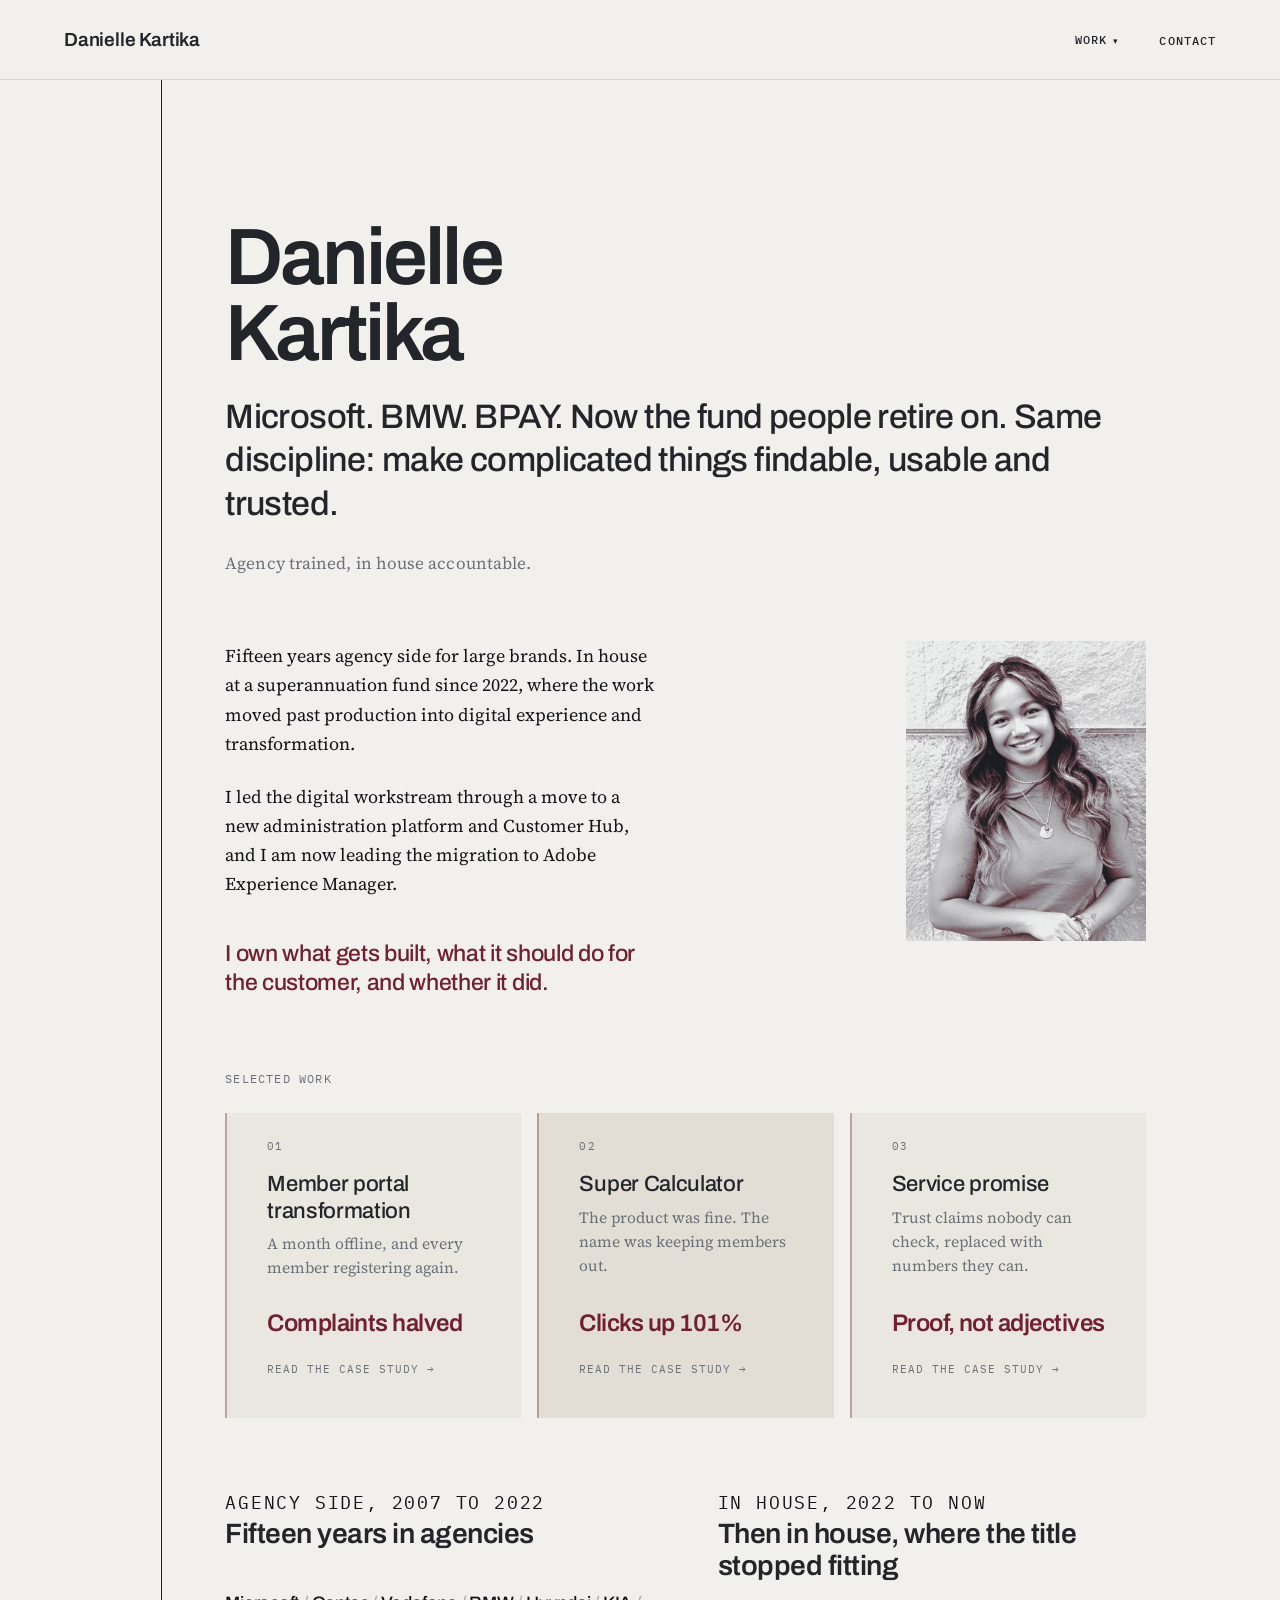
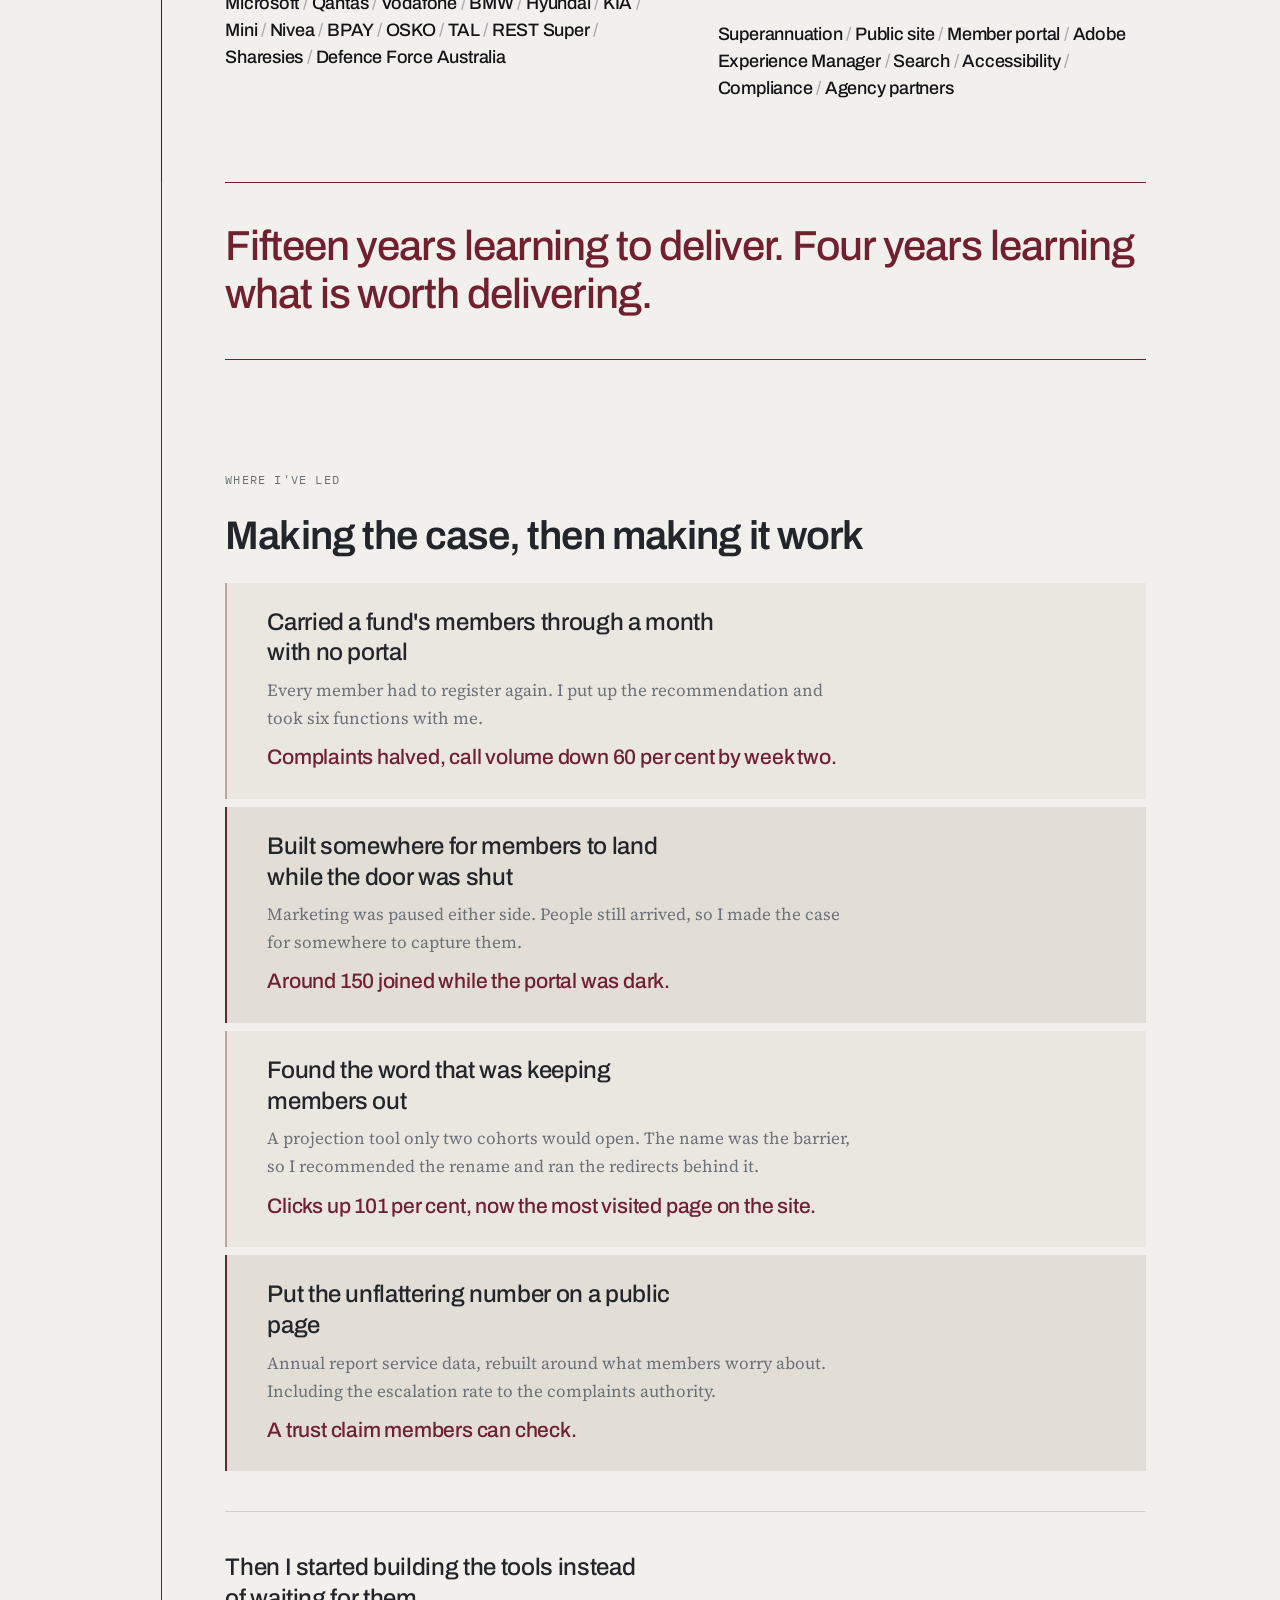
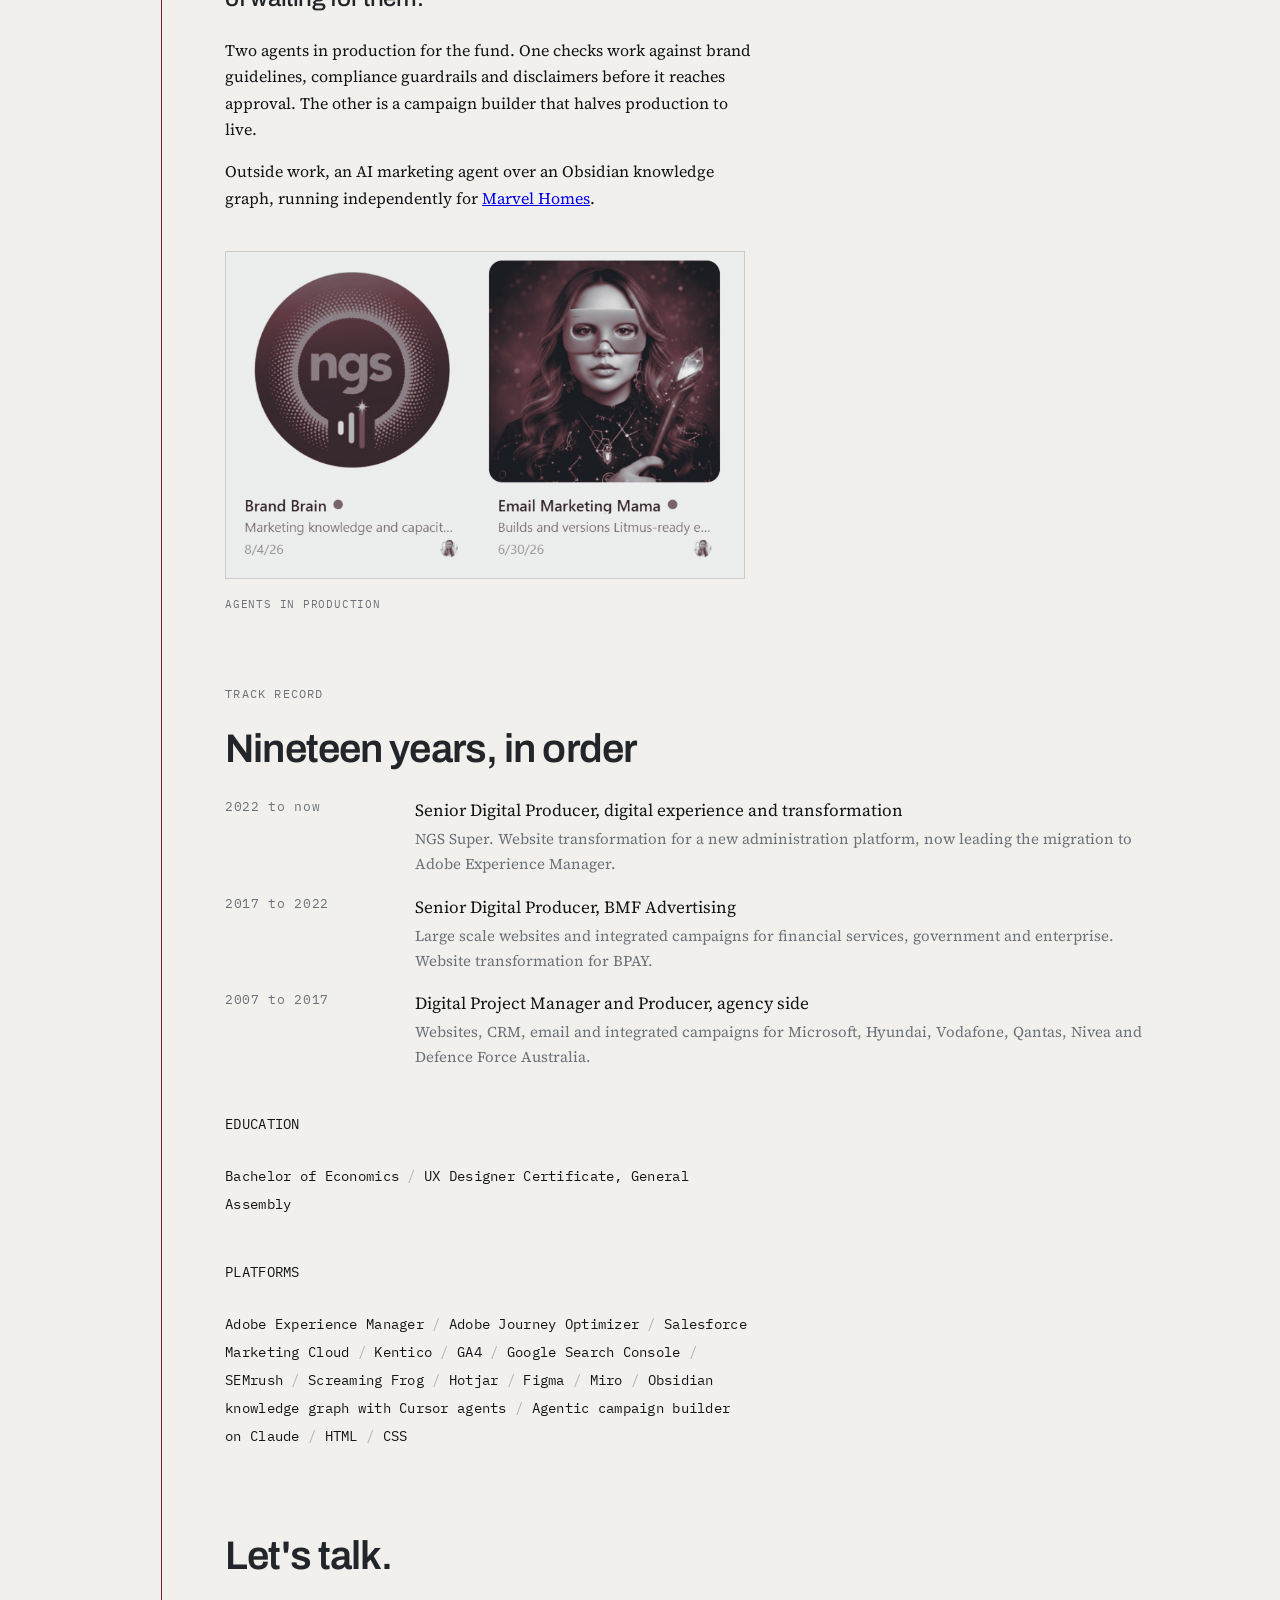
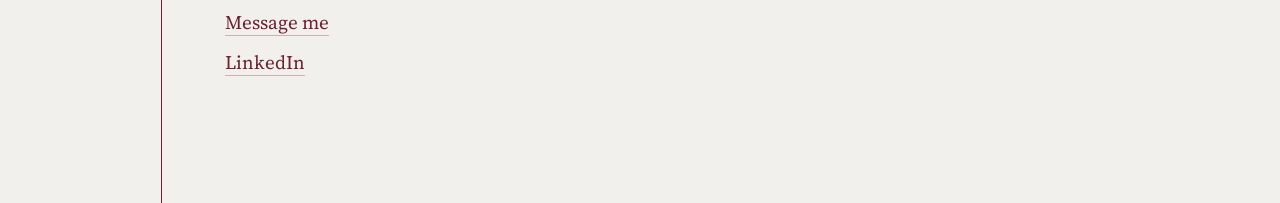
<file: index.html>
<!DOCTYPE html>
<html lang="en-AU">
<head>
<meta charset="utf-8">
<meta name="viewport" content="width=device-width, initial-scale=1">
<title>Danielle Kartika, Digital Product and Experience</title>
<meta name="description" content="Danielle Kartika. Fifteen years agency side for global brands, then in house at a superannuation fund leading digital experience and transformation.">
<meta property="og:type" content="website">
<meta property="og:title" content="Danielle Kartika, Digital Product and Experience">
<meta property="og:description" content="Fifteen years agency side for global brands, then in house at a superannuation fund leading digital experience and transformation.">
<meta property="og:image" content="https://digitaldani.com.au/assets/portrait-duotone.jpg">
<meta property="og:url" content="https://digitaldani.com.au/">
<meta name="twitter:card" content="summary_large_image">
<meta name="twitter:title" content="Danielle Kartika, Digital Product and Experience">
<meta name="twitter:description" content="Fifteen years agency side for global brands, then in house at a superannuation fund leading digital experience and transformation.">
<meta name="twitter:image" content="https://digitaldani.com.au/assets/portrait-duotone.jpg">
<link rel="canonical" href="https://digitaldani.com.au/">
<link rel="preconnect" href="https://fonts.googleapis.com">
<link rel="preconnect" href="https://fonts.gstatic.com" crossorigin>
<link href="https://fonts.googleapis.com/css2?family=Archivo:wght@400;500;600&family=Source+Serif+4:opsz,wght@8..60,400;8..60,600&family=IBM+Plex+Mono:wght@400;500&display=swap" rel="stylesheet">
<link rel="stylesheet" href="styles.css">
</head>
<body class="tight">
<a class="skip" href="#main">Skip to content</a>

<header>
  <div class="hdr">
    <a class="wordmark" href="index.html">Danielle Kartika</a>
    <nav aria-label="Main">
      <ul>
        <li class="menu-wrap">
          <button class="navbtn" id="workbtn" aria-expanded="false" aria-controls="workmenu">Work</button>
          <ul class="menu" id="workmenu" aria-labelledby="workbtn">
            <li><a href="transformation.html">Member portal transformation<small>A month offline</small></a></li>
            <li><a href="calculator.html">Super Calculator<small>The name was the barrier</small></a></li>
            <li><a href="service-promise.html">Service promise<small>Proof instead of adjectives</small></a></li>
          </ul>
        </li>
        <li><a class="navlink" href="#contact">Contact</a></li>
      </ul>
    </nav>
  </div>
</header>

<main id="main">
<div class="wrap">
  <div class="spine" aria-hidden="true"></div>

  <!-- HERO -->
  <section id="hero" style="padding-top:clamp(64px,11vw,140px)">
    <div class="col">
      <h1>Danielle<br>Kartika</h1>
      <p class="thesis">Microsoft. BMW. BPAY. Now the fund people retire on. Same discipline: make complicated things findable, usable and trusted.</p>
      <p class="sub">Agency trained, in house accountable.</p>

      <div class="introgrid">
        <div class="intro">
          <p>Fifteen years agency side for large brands. In house at a superannuation fund since 2022, where the work moved past production into digital experience and transformation.</p>
          <p>I led the digital workstream through a move to a new administration platform and Customer Hub, and I am now leading the migration to Adobe Experience Manager.</p>
          <p class="kicker">I own what gets built, what it should do for the customer, and whether it did.</p>
        </div>
        <img class="heroshot" src="assets/portrait-duotone.jpg" alt="Danielle Kartika" width="640" height="800">
      </div>
    </div>
  </section>


  <!-- WORK -->
  <section id="work">
    <div class="col">
      <p class="eyebrow">Selected work</p>
      <div class="deck">
        <a class="csc" href="transformation.html">
          <span class="n">01</span>
          <h3>Member portal transformation</h3>
          <p>A month offline, and every member registering again.</p>
          <span class="stat">Complaints halved</span>
          <span class="go">Read the case study &rarr;</span>
        </a>
        <a class="csc" href="calculator.html">
          <span class="n">02</span>
          <h3>Super Calculator</h3>
          <p>The product was fine. The name was keeping members out.</p>
          <span class="stat">Clicks up 101%</span>
          <span class="go">Read the case study &rarr;</span>
        </a>
        <a class="csc" href="service-promise.html">
          <span class="n">03</span>
          <h3>Service promise</h3>
          <p>Trust claims nobody can check, replaced with numbers they can.</p>
          <span class="stat">Proof, not adjectives</span>
          <span class="go">Read the case study &rarr;</span>
        </a>
      </div>
    </div>
  </section>

  <!-- CREDENTIAL -->
  <section>
    <div class="col">
      <div class="bands">
      <div class="band">
        <p class="eyebrow">Agency side, 2007 to 2022</p>
        <h2 class="bandhead">Fifteen years in agencies</h2>
        <p class="brands">Microsoft <span>/</span> Qantas <span>/</span> Vodafone <span>/</span> BMW <span>/</span> Hyundai <span>/</span> KIA <span>/</span> Mini <span>/</span> Nivea <span>/</span> BPAY <span>/</span> OSKO <span>/</span> TAL <span>/</span> REST Super <span>/</span> Sharesies <span>/</span> Defence Force Australia</p>
      </div>

      <div class="band">
        <p class="eyebrow">In house, 2022 to now</p>
        <h2 class="bandhead">Then in house, where the title stopped fitting</h2>
        <p class="brands">Superannuation <span>/</span> Public site <span>/</span> Member portal <span>/</span> Adobe Experience Manager <span>/</span> Search <span>/</span> Accessibility <span>/</span> Compliance <span>/</span> Agency partners</p>
      </div>
      </div>

      <div class="pivot" id="pivot">
        <p>Fifteen years learning to deliver. Four years learning what is worth delivering.</p>
      </div>


    </div>
  </section>

  <!-- OWNED -->
  <section>
    <div class="col">
      <p class="eyebrow">Where I've led</p>
      <h2>Making the case, then making it work</h2>

      <div class="owned-item alt">
        <h3>Carried a fund's members through a month with no portal</h3>
        <p>Every member had to register again. I put up the recommendation and took six functions with me. <span class="outcome">Complaints halved, call volume down 60 per cent by week two.</span></p>
      </div>

      <div class="owned-item alt">
        <h3>Built somewhere for members to land while the door was shut</h3>
        <p>Marketing was paused either side. People still arrived, so I made the case for somewhere to capture them. <span class="outcome">Around 150 joined while the portal was dark.</span></p>
      </div>

      <div class="owned-item alt">
        <h3>Found the word that was keeping members out</h3>
        <p>A projection tool only two cohorts would open. The name was the barrier, so I recommended the rename and ran the redirects behind it. <span class="outcome">Clicks up 101 per cent, now the most visited page on the site.</span></p>
      </div>

      <div class="owned-item alt">
        <h3>Put the unflattering number on a public page</h3>
        <p>Annual report service data, rebuilt around what members worry about. Including the escalation rate to the complaints authority. <span class="outcome">A trust claim members can check.</span></p>
      </div>

      <div class="aiblock">
        <p class="lead">Then I started building the tools instead of waiting for them.</p>
        <p>Two agents in production for the fund. One checks work against brand guidelines, compliance guardrails and disclaimers before it reaches approval. The other is a campaign builder that halves production to live.</p>
        <p>Outside work, an AI marketing agent over an Obsidian knowledge graph, running independently for <a href="https://marvelhomes.com.au/" rel="noopener">Marvel Homes</a>.</p>
        <figure>
          <img src="assets/agents.jpg" alt="Two custom AI agents in production, a brand and compliance brain and an email campaign builder">
          <figcaption>Agents in production</figcaption>
        </figure>
      </div>

    </div>
  </section>

  <!-- RECORD -->
  <section>
    <div class="col">
      <p class="eyebrow">Track record</p>
      <h2>Nineteen years, in order</h2>
      <dl class="rec">
        <dt>2022 to now</dt>
        <dd>Senior Digital Producer, digital experience and transformation<span>NGS Super. Website transformation for a new administration platform, now leading the migration to Adobe Experience Manager.</span></dd>
        <dt>2017 to 2022</dt>
        <dd>Senior Digital Producer, BMF Advertising<span>Large scale websites and integrated campaigns for financial services, government and enterprise. Website transformation for BPAY.</span></dd>
        <dt>2007 to 2017</dt>
        <dd>Digital Project Manager and Producer, agency side<span>Websites, CRM, email and integrated campaigns for Microsoft, Hyundai, Vodafone, Qantas, Nivea and Defence Force Australia.</span></dd>
      </dl>

      <div class="platforms">
        <p class="eyebrow">Education</p>
        <p>Bachelor of Economics <span>/</span> UX Designer Certificate, General Assembly</p>
      </div>
      <div class="platforms">
        <p class="eyebrow">Platforms</p>
        <p>Adobe Experience Manager <span>/</span> Adobe Journey Optimizer <span>/</span> Salesforce Marketing Cloud <span>/</span> Kentico <span>/</span> GA4 <span>/</span> Google Search Console <span>/</span> SEMrush <span>/</span> Screaming Frog <span>/</span> Hotjar <span>/</span> Figma <span>/</span> Miro <span>/</span> Obsidian knowledge graph with Cursor agents <span>/</span> Agentic campaign builder on Claude <span>/</span> HTML <span>/</span> CSS</p>
      </div>
    </div>
  </section>

  <!-- CONTACT -->
  <section id="contact">
    <div class="col contact">
      <div class="txt">
        <h2>Let's talk.</h2>
        <ul>
          <li><a href="mailto:akj.danielle@gmail.com">Message me</a></li>
          <li><a href="https://www.linkedin.com/in/danielle-kartika/" rel="noopener">LinkedIn</a></li>
        </ul>
      </div>
    </div>
  </section>
</div>
</main>

<script src="menu.js"></script>
</body>
</html>
</file>
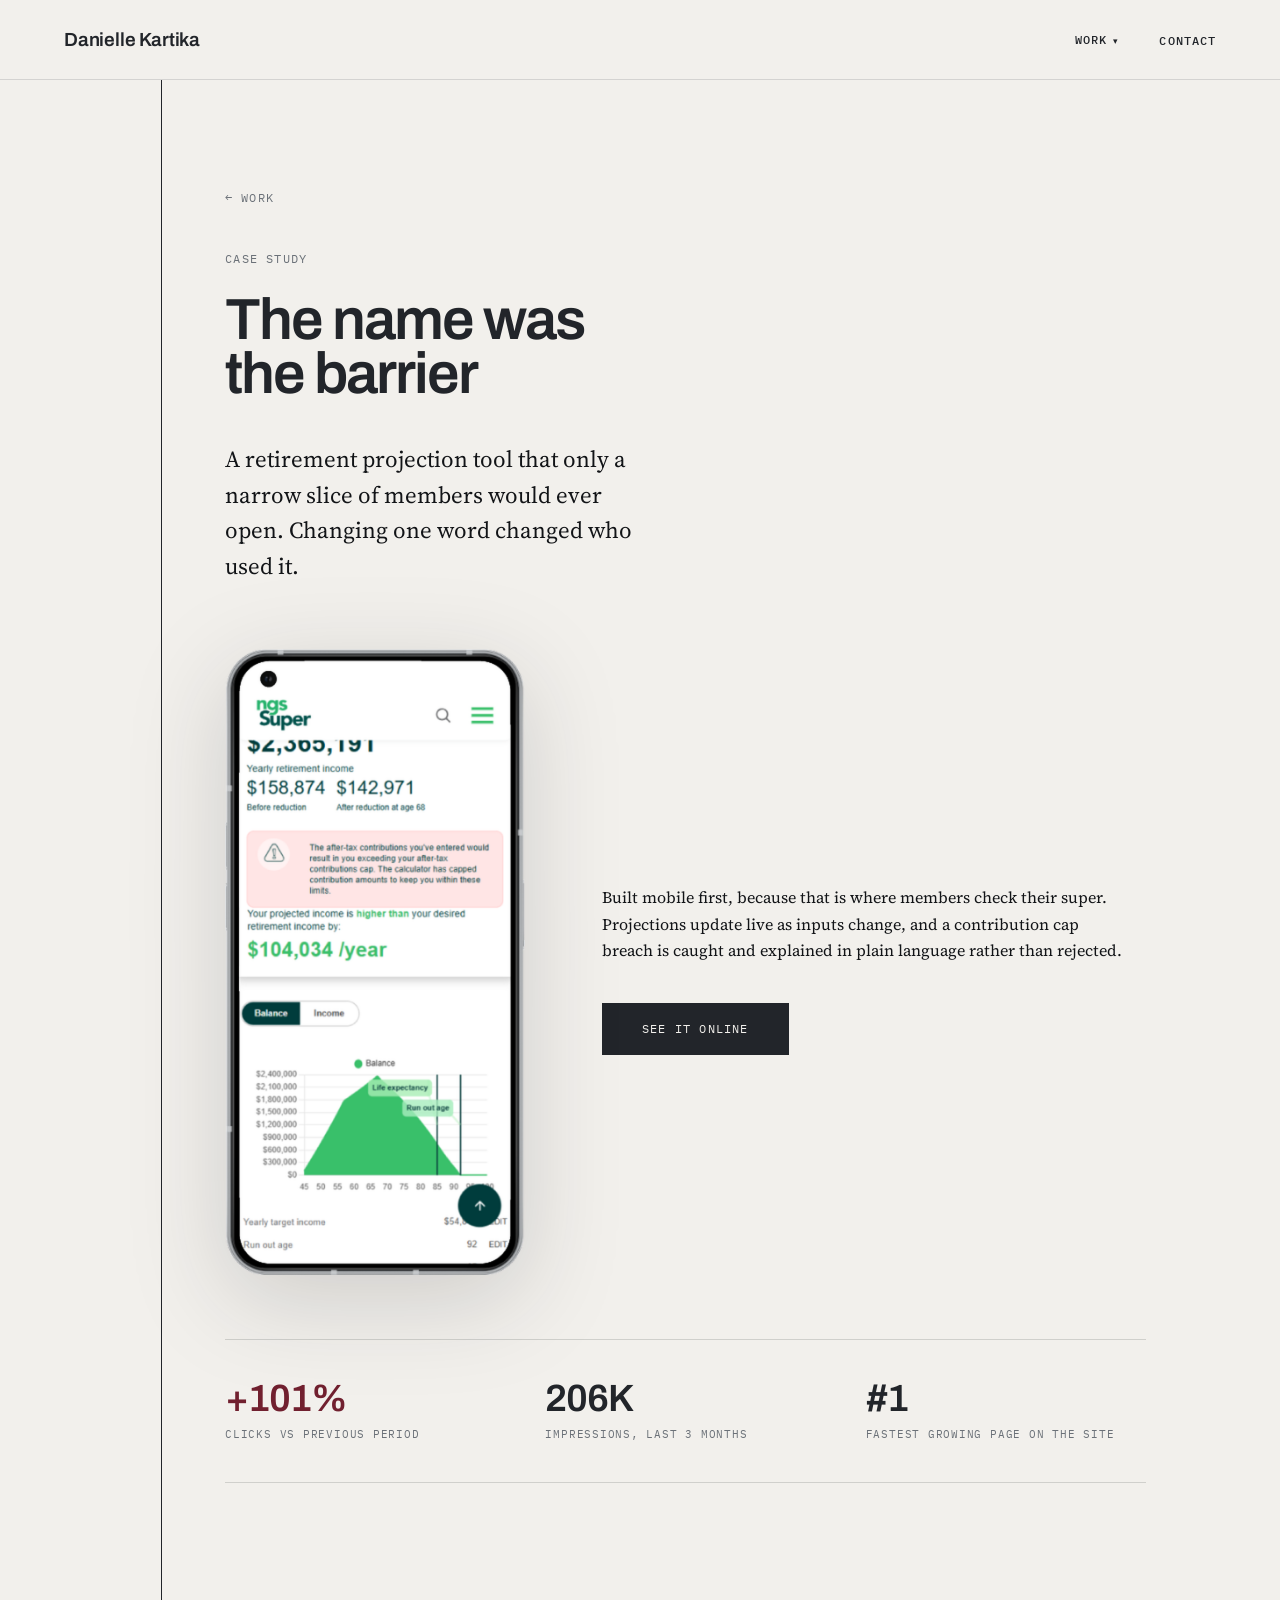
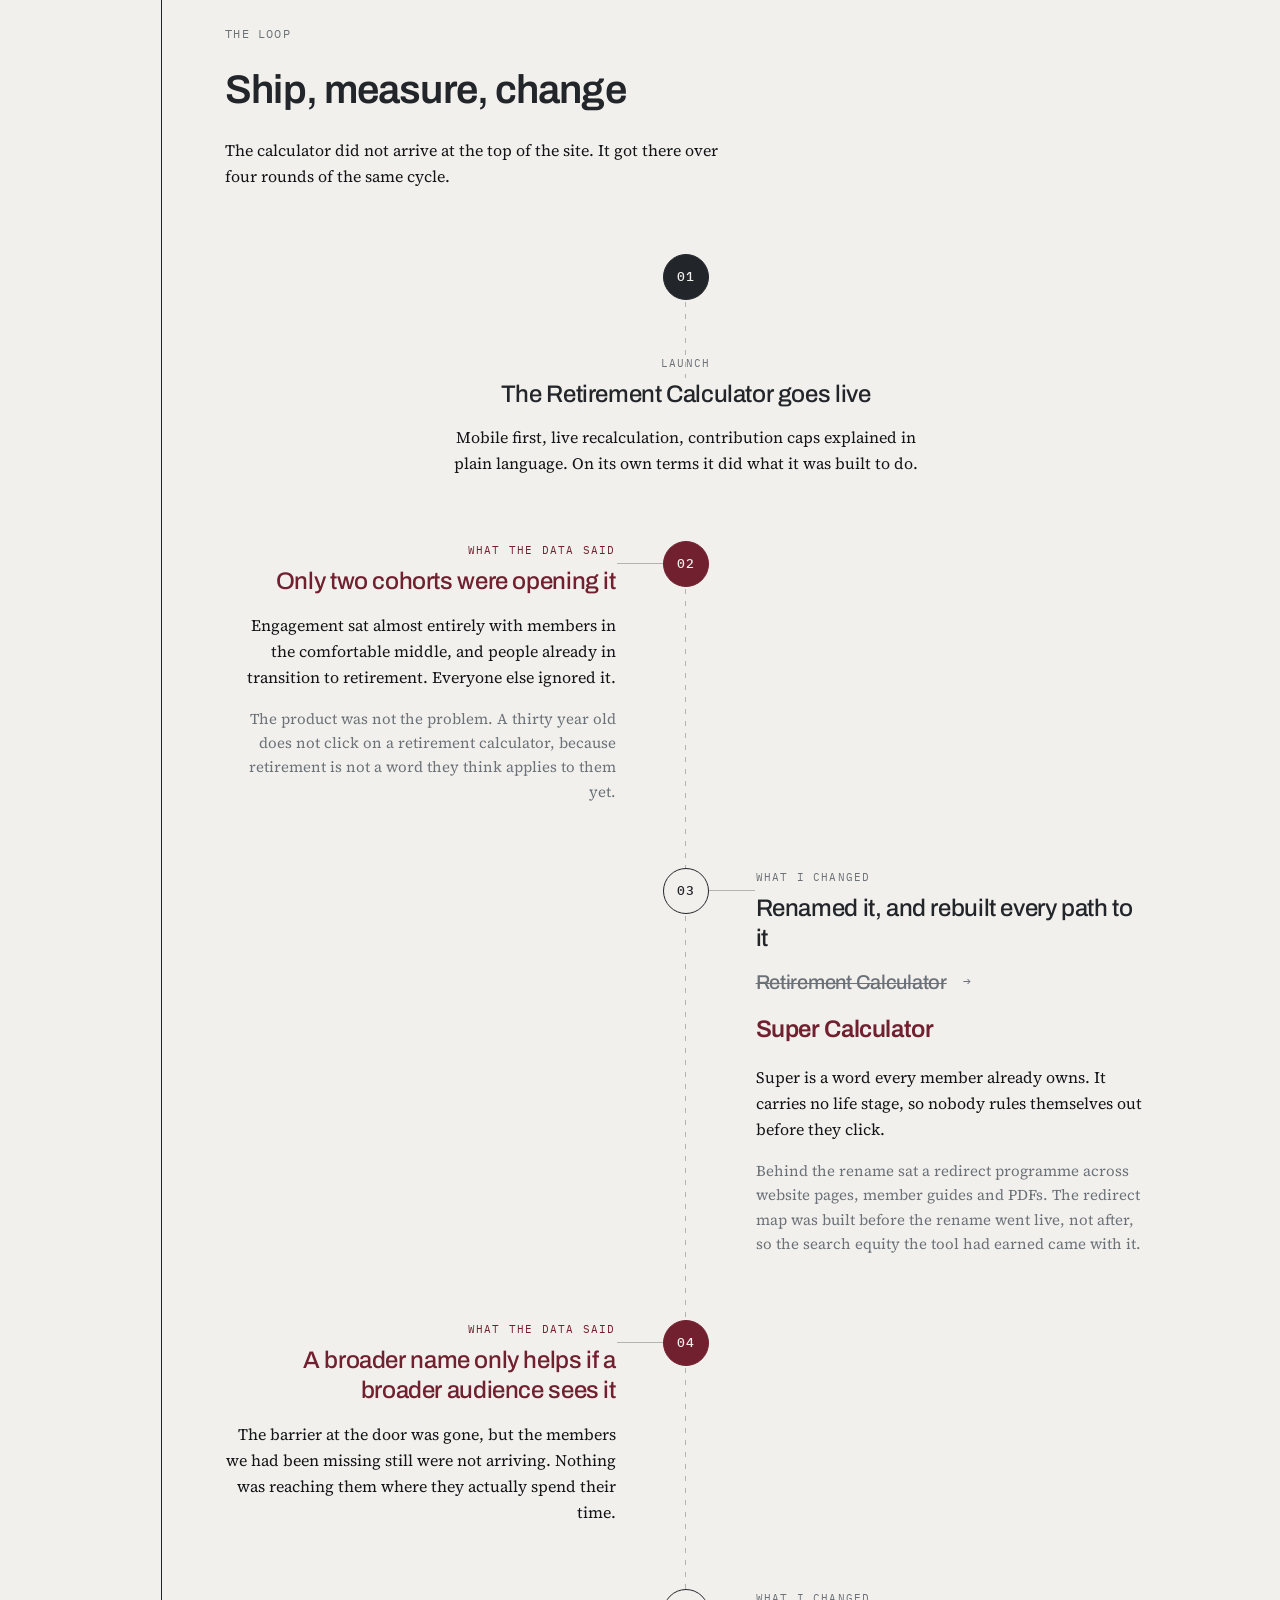
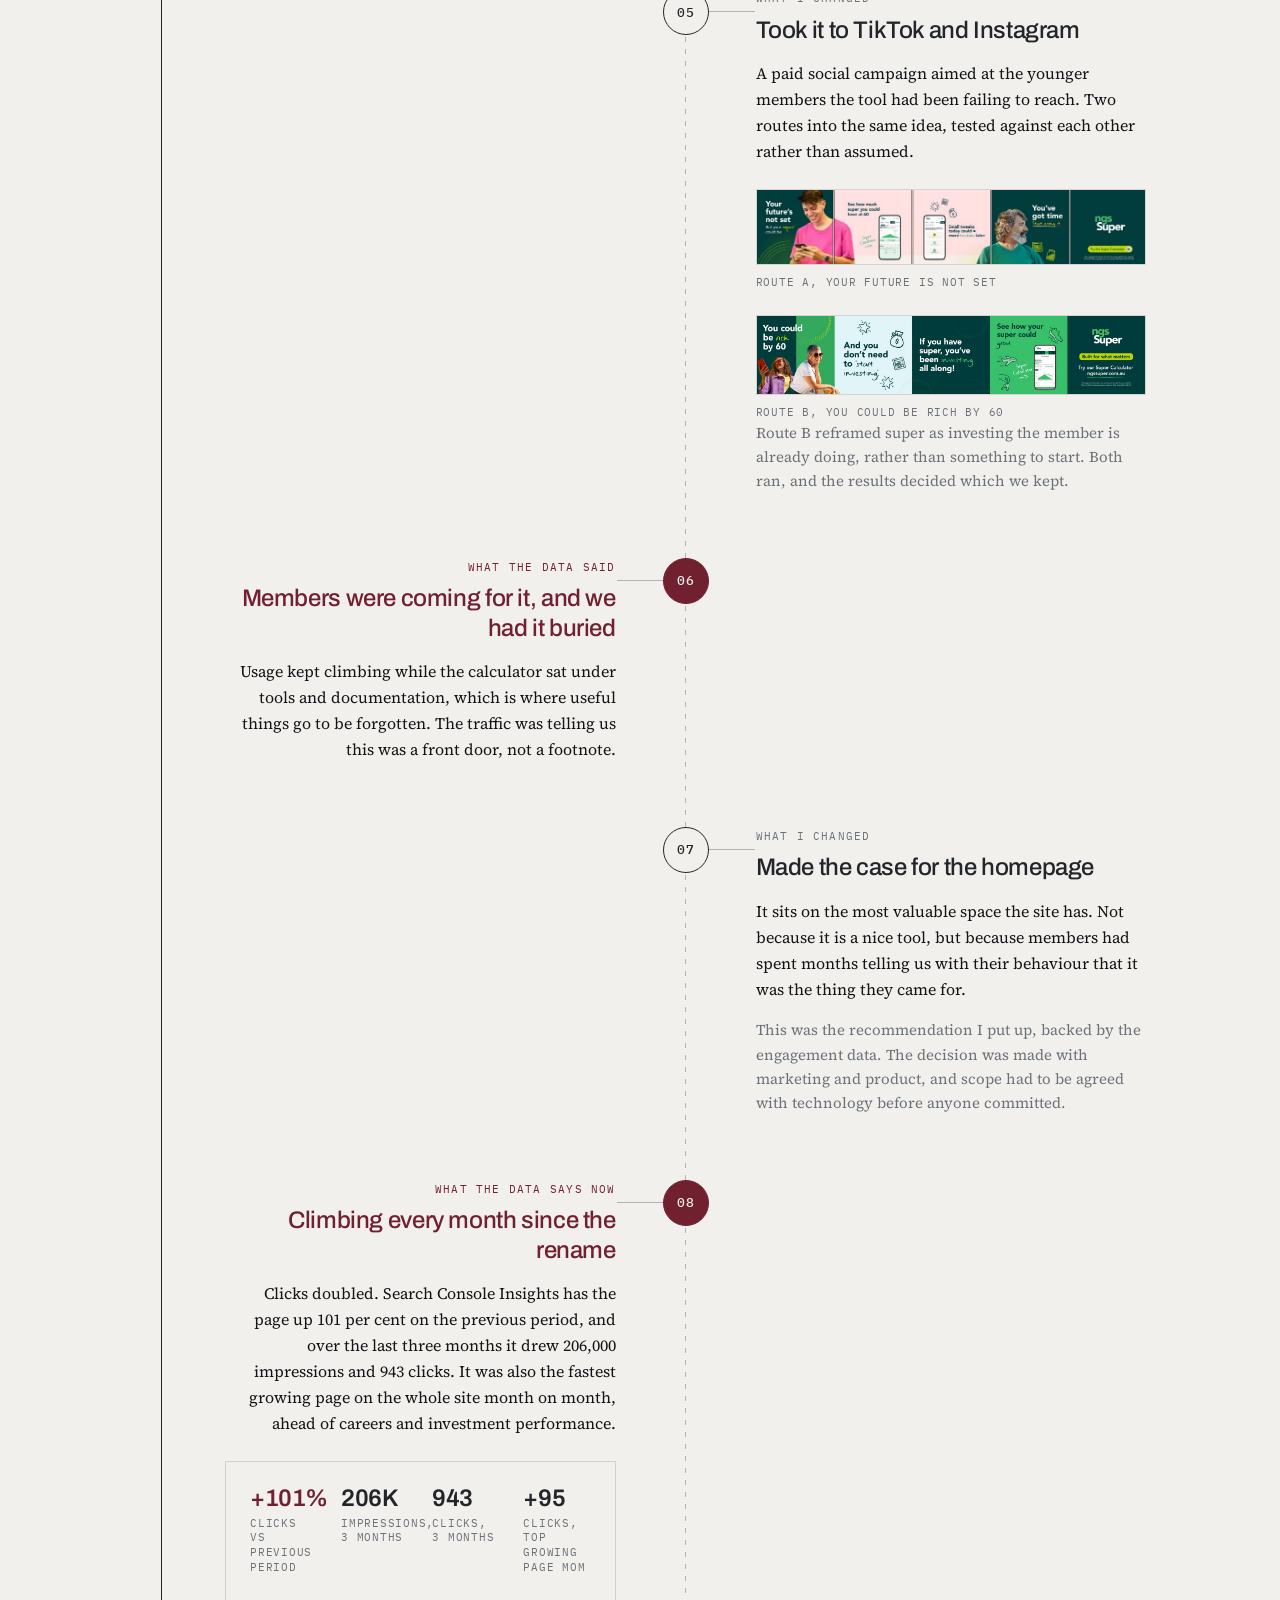
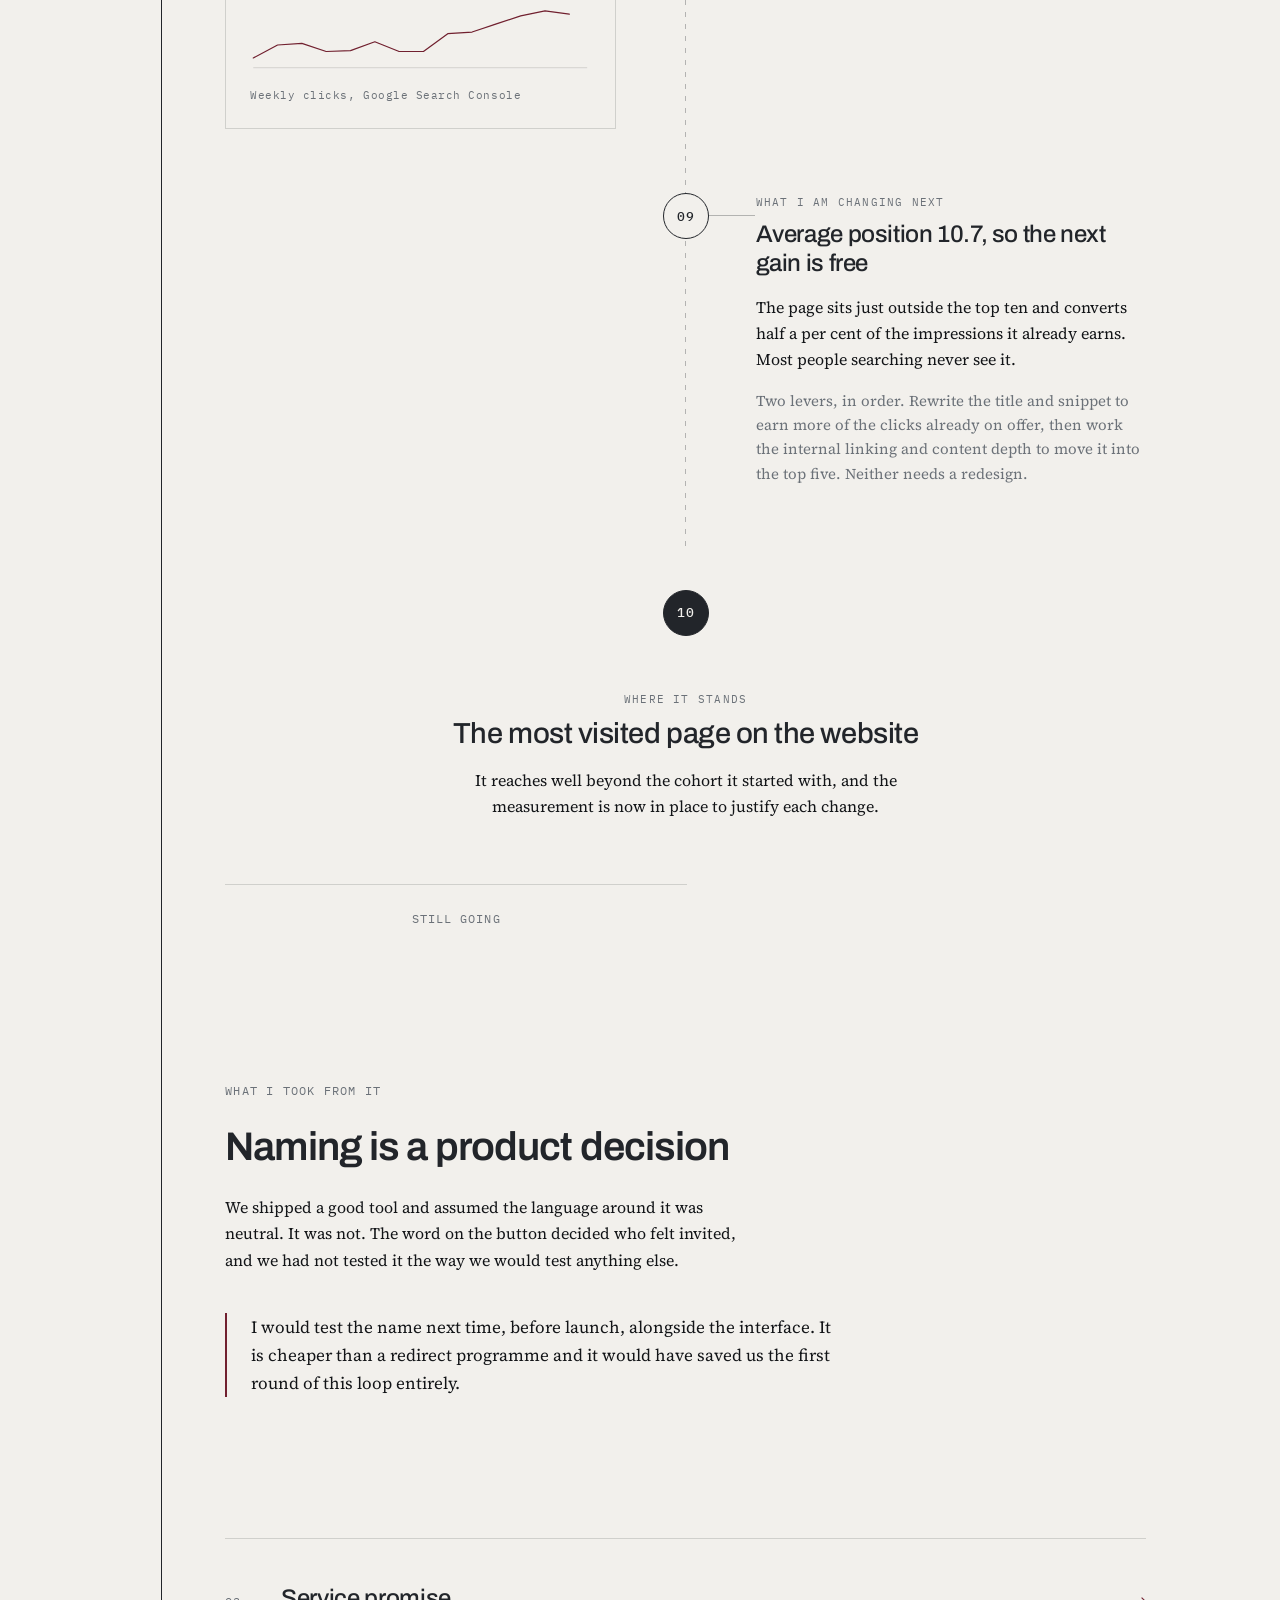
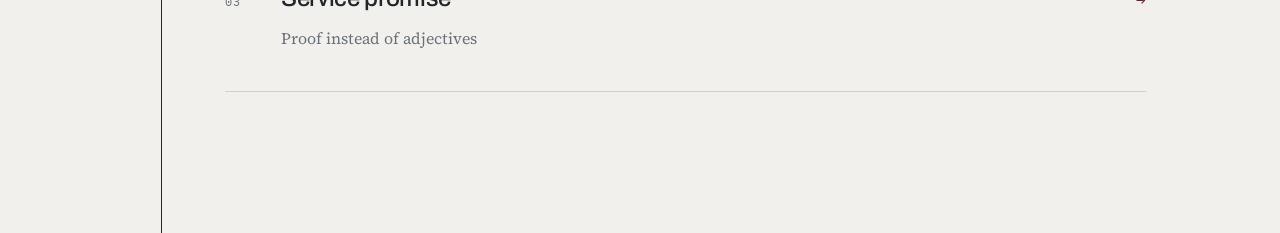
<file: calculator.html>
<!DOCTYPE html>
<html lang="en-AU">
<head>
<meta charset="utf-8">
<meta name="viewport" content="width=device-width, initial-scale=1">
<title>Super Calculator, case study, Danielle Kartika</title>
<meta name="description" content="How a rename, a redirect programme and a social campaign turned a buried tool into the most visited page on a superannuation fund's website.">
<meta property="og:type" content="website">
<meta property="og:title" content="Super Calculator, case study">
<meta property="og:description" content="How a rename, a redirect programme and a social campaign turned a buried tool into the most visited page on the site.">
<meta property="og:image" content="https://digitaldani.com.au/assets/portrait-duotone.jpg">
<meta property="og:url" content="https://digitaldani.com.au/calculator.html">
<meta name="twitter:card" content="summary_large_image">
<meta name="twitter:title" content="Super Calculator, case study">
<meta name="twitter:description" content="How a rename, a redirect programme and a social campaign turned a buried tool into the most visited page on the site.">
<meta name="twitter:image" content="https://digitaldani.com.au/assets/portrait-duotone.jpg">
<link rel="canonical" href="https://digitaldani.com.au/calculator.html">
<link rel="preconnect" href="https://fonts.googleapis.com">
<link rel="preconnect" href="https://fonts.gstatic.com" crossorigin>
<link href="https://fonts.googleapis.com/css2?family=Archivo:wght@400;500;600&family=Source+Serif+4:opsz,wght@8..60,400;8..60,600&family=IBM+Plex+Mono:wght@400;500&display=swap" rel="stylesheet">
<link rel="stylesheet" href="styles.css">
</head>
<body>

<a class="skip" href="#main">Skip to content</a>

<header>
  <div class="hdr">
    <a class="wordmark" href="index.html">Danielle Kartika</a>
    <nav aria-label="Main">
      <ul>
        <li class="menu-wrap">
          <button class="navbtn" id="workbtn" aria-expanded="false" aria-controls="workmenu">Work</button>
          <ul class="menu" id="workmenu" aria-labelledby="workbtn">
            <li><a href="transformation.html">Member portal transformation<small>A month offline</small></a></li>
            <li><a href="calculator.html">Super Calculator<small>The name was the barrier</small></a></li>
            <li><a href="service-promise.html">Service promise<small>Proof instead of adjectives</small></a></li>
          </ul>
        </li>
        <li><a class="navlink" href="index.html#contact">Contact</a></li>
      </ul>
    </nav>
  </div>
</header>

<main id="main">
<div class="wrap">
  <div class="spine" aria-hidden="true" style="background:var(--graphite)"></div>

  <section class="cs-hero">
    <div class="col">
      <a class="cs-back" href="index.html">&larr; Work</a>
      <p class="eyebrow" style="margin-top:var(--s5)">Case study</p>
      <h1 style="font-size:clamp(34px,5.6vw,58px)">The name was<br>the barrier</h1>
      <p class="standfirst">A retirement projection tool that only a narrow slice of members would ever open. Changing one word changed who used it.</p>

      <div class="device-block">
        <img src="assets/calculator-device.png" alt="The Super Calculator on a mobile phone, showing a projected balance chart and a contribution cap warning">
        <div class="device-note">
          <p>Built mobile first, because that is where members check their super. Projections update live as inputs change, and a contribution cap breach is caught and explained in plain language rather than rejected.</p>
          <a class="btn" href="https://www.ngssuper.com.au/super-calculator" rel="noopener">See it online</a>
        </div>
      </div>

      <div class="stats">
        <div><span class="fig hl">+101%</span><span class="lbl">Clicks vs previous period</span></div>
        <div><span class="fig">206K</span><span class="lbl">Impressions, last 3 months</span></div>
        <div><span class="fig">#1</span><span class="lbl">Fastest growing page on the site</span></div>
      </div>
    </div>
  </section>

  <section>
    <div class="col">
      <p class="eyebrow">The loop</p>
      <h2>Ship, measure, change</h2>
      <p>The calculator did not arrive at the top of the site. It got there over four rounds of the same cycle.</p>

      <div class="loop">

        <div class="msz launch">
          <div class="rail"><div class="mk">01</div></div>
          <div class="card">
            <span class="tag">Launch</span>
            <h3>The Retirement Calculator goes live</h3>
            <p>Mobile first, live recalculation, contribution caps explained in plain language. On its own terms it did what it was built to do.</p>
          </div>
        </div>

        <div class="msz insight left">
          <div class="card">
            <span class="tag">What the data said</span>
            <h3>Only two cohorts were opening it</h3>
            <p>Engagement sat almost entirely with members in the comfortable middle, and people already in transition to retirement. Everyone else ignored it.</p>
            <p class="detail">The product was not the problem. A thirty year old does not click on a retirement calculator, because retirement is not a word they think applies to them yet.</p>
          </div>
          <div class="rail"><div class="mk">02</div></div>
        </div>

        <div class="msz change right">
          <div class="rail"><div class="mk">03</div></div>
          <div class="card">
            <span class="tag">What I changed</span>
            <h3>Renamed it, and rebuilt every path to it</h3>
            <div class="rename">
              <span class="was">Retirement Calculator</span>
              <span class="arw2">&rarr;</span>
              <span class="now2">Super Calculator</span>
            </div>
            <p>Super is a word every member already owns. It carries no life stage, so nobody rules themselves out before they click.</p>
            <p class="detail">Behind the rename sat a redirect programme across website pages, member guides and PDFs. The redirect map was built before the rename went live, not after, so the search equity the tool had earned came with it.</p>
          </div>
        </div>

        <div class="msz insight left">
          <div class="card">
            <span class="tag">What the data said</span>
            <h3>A broader name only helps if a broader audience sees it</h3>
            <p>The barrier at the door was gone, but the members we had been missing still were not arriving. Nothing was reaching them where they actually spend their time.</p>
          </div>
          <div class="rail"><div class="mk">04</div></div>
        </div>

        <div class="msz change right">
          <div class="rail"><div class="mk">05</div></div>
          <div class="card">
            <span class="tag">What I changed</span>
            <h3>Took it to TikTok and Instagram</h3>
            <p>A paid social campaign aimed at the younger members the tool had been failing to reach. Two routes into the same idea, tested against each other rather than assumed.</p>
            <div class="variants">
              <figure>
                <img src="assets/campaign-creative.jpg" alt="Campaign creative reading your future is not set, but your super could be, with a younger member holding a phone">
                <figcaption>Route A, your future is not set</figcaption>
              </figure>
              <figure>
                <img src="assets/campaign-b2.jpg" alt="Campaign creative reading you could be rich by 60, and you do not need to start investing because if you have super you have been investing all along">
                <figcaption>Route B, you could be rich by 60</figcaption>
              </figure>
            </div>
            <p class="detail">Route B reframed super as investing the member is already doing, rather than something to start. Both ran, and the results decided which we kept.</p>
          </div>
        </div>

        <div class="msz insight left">
          <div class="card">
            <span class="tag">What the data said</span>
            <h3>Members were coming for it, and we had it buried</h3>
            <p>Usage kept climbing while the calculator sat under tools and documentation, which is where useful things go to be forgotten. The traffic was telling us this was a front door, not a footnote.</p>
          </div>
          <div class="rail"><div class="mk">06</div></div>
        </div>

        <div class="msz change right">
          <div class="rail"><div class="mk">07</div></div>
          <div class="card">
            <span class="tag">What I changed</span>
            <h3>Made the case for the homepage</h3>
            <p>It sits on the most valuable space the site has. Not because it is a nice tool, but because members had spent months telling us with their behaviour that it was the thing they came for.</p>
            <p class="detail">This was the recommendation I put up, backed by the engagement data. The decision was made with marketing and product, and scope had to be agreed with technology before anyone committed.</p>
          </div>
        </div>

        <div class="msz insight left">
          <div class="card">
            <span class="tag">What the data says now</span>
            <h3>Climbing every month since the rename</h3>
            <p>Clicks doubled. Search Console Insights has the page up 101 per cent on the previous period, and over the last three months it drew 206,000 impressions and 943 clicks. It was also the fastest growing page on the whole site month on month, ahead of careers and investment performance.</p>
            <div class="gsc">
              <div class="gsc-figs">
                <div><b class="up">+101%</b><span>Clicks vs previous period</span></div>
                <div><b>206K</b><span>Impressions, 3 months</span></div>
                <div><b>943</b><span>Clicks, 3 months</span></div>
                <div><b>+95</b><span>Clicks, top growing page MoM</span></div>
              </div>
              <svg viewBox="0 0 420 90" role="img" aria-label="Weekly clicks trending upward over three months">
                <polyline fill="none" stroke="#71202F" stroke-width="1.5"
                  stroke-linejoin="round" stroke-linecap="round"
                  points="4,74 34,58 64,56 94,66 124,65 154,54 184,66 214,66 244,44 274,42 304,32 334,22 364,16 394,20"/>
                <line x1="4" y1="86" x2="416" y2="86" stroke="rgba(34,37,42,.18)" stroke-width="1"/>
              </svg>
              <p class="src">Weekly clicks, Google Search Console</p>
            </div>
          </div>
          <div class="rail"><div class="mk">08</div></div>
        </div>

        <div class="msz change right">
          <div class="rail"><div class="mk">09</div></div>
          <div class="card">
            <span class="tag">What I am changing next</span>
            <h3>Average position 10.7, so the next gain is free</h3>
            <p>The page sits just outside the top ten and converts half a per cent of the impressions it already earns. Most people searching never see it.</p>
            <p class="detail">Two levers, in order. Rewrite the title and snippet to earn more of the clicks already on offer, then work the internal linking and content depth to move it into the top five. Neither needs a redesign.</p>
          </div>
        </div>

        <div class="msz now">
          <div class="rail"><div class="mk">10</div></div>
          <div class="card">
            <span class="tag">Where it stands</span>
            <h3>The most visited page on the website</h3>
            <p>It reaches well beyond the cohort it started with, and the measurement is now in place to justify each change.</p>
          </div>
        </div>

      </div>

      <p class="cycle">Still going</p>
    </div>
  </section>

  <section>
    <div class="col">
      <p class="eyebrow">What I took from it</p>
      <h2>Naming is a product decision</h2>
      <p>We shipped a good tool and assumed the language around it was neutral. It was not. The word on the button decided who felt invited, and we had not tested it the way we would test anything else.</p>
      <div class="aside">
        <p>I would test the name next time, before launch, alongside the interface. It is cheaper than a redirect programme and it would have saved us the first round of this loop entirely.</p>
      </div>
    </div>
  </section>

  <section style="padding-bottom:clamp(64px,11vw,160px)">
    <div class="col">
      <a class="work-row" href="service-promise.html">
        <span class="n">03</span>
        <span class="t"><strong>Service promise</strong><em>Proof instead of adjectives</em></span>
        <span class="arw">&rarr;</span>
      </a>
    </div>
  </section>
</div>
</main>

<script src="menu.js"></script>
</body>
</html>
</file>
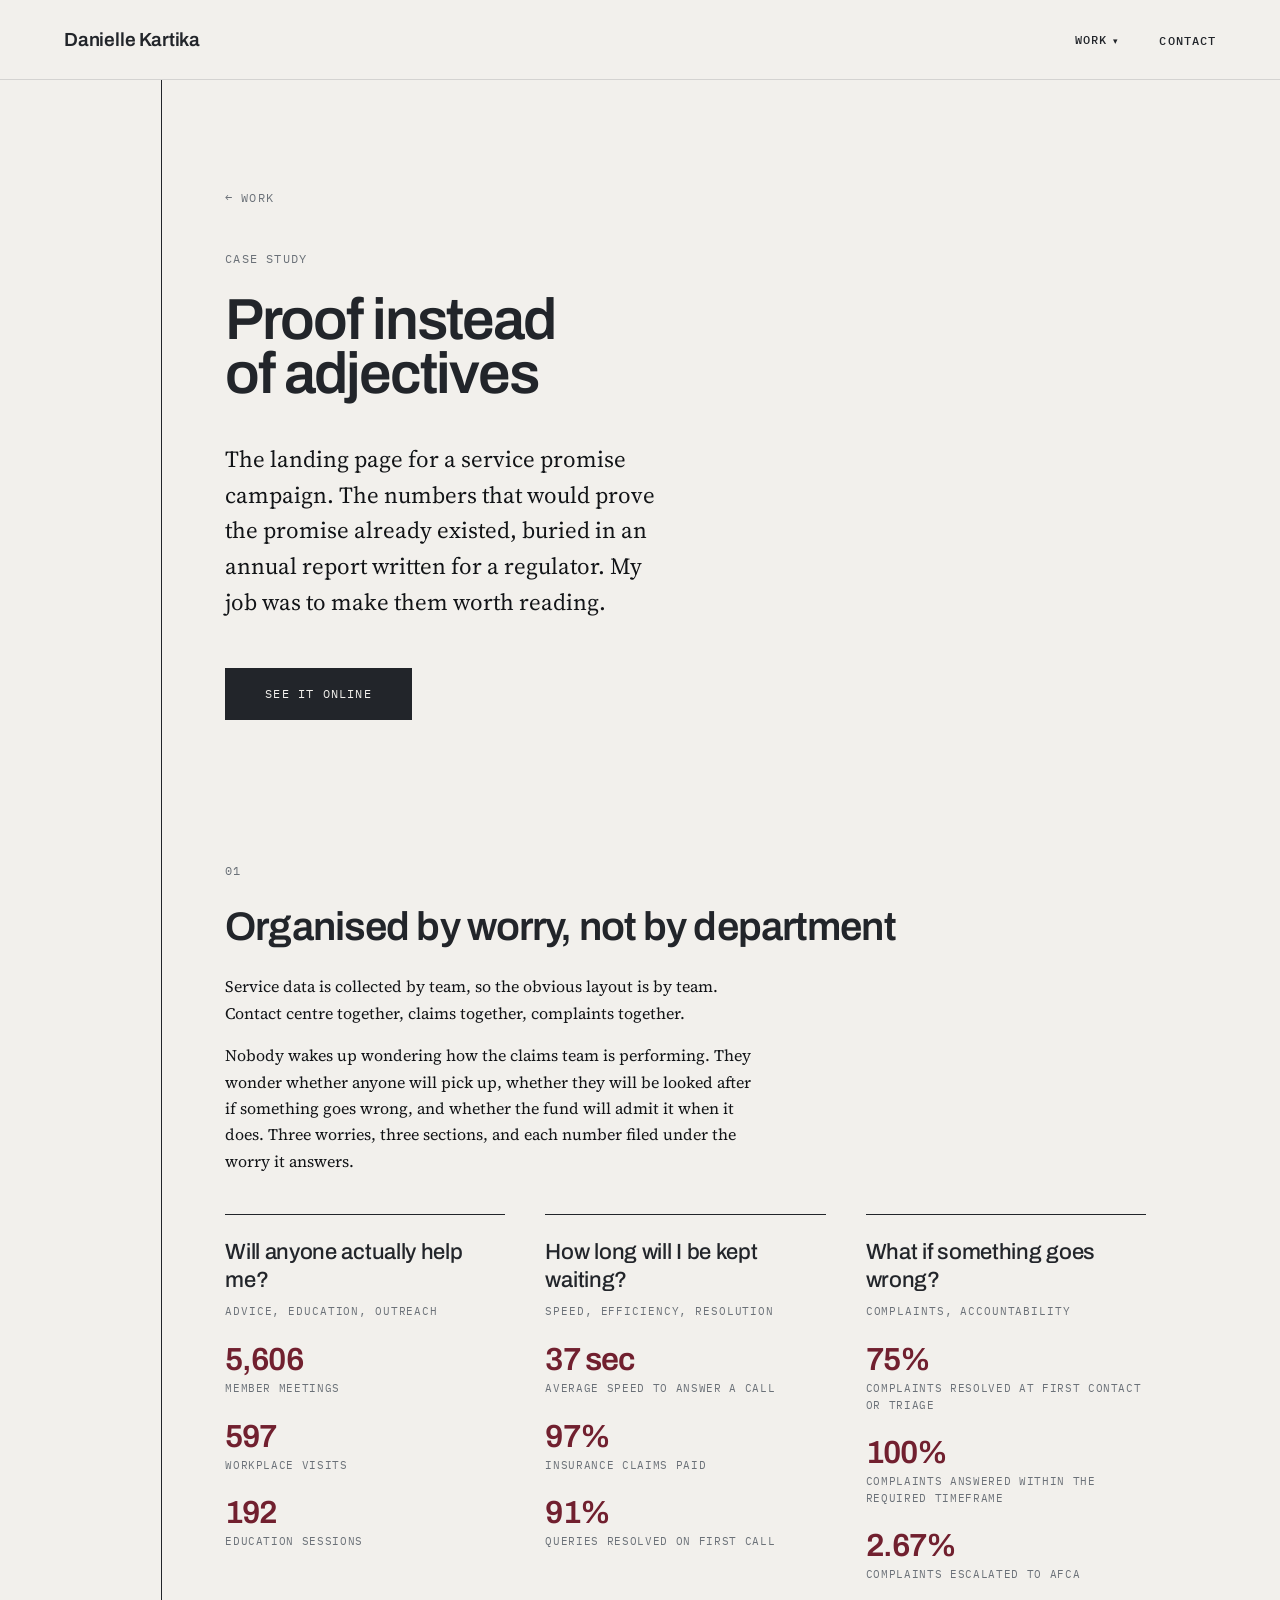
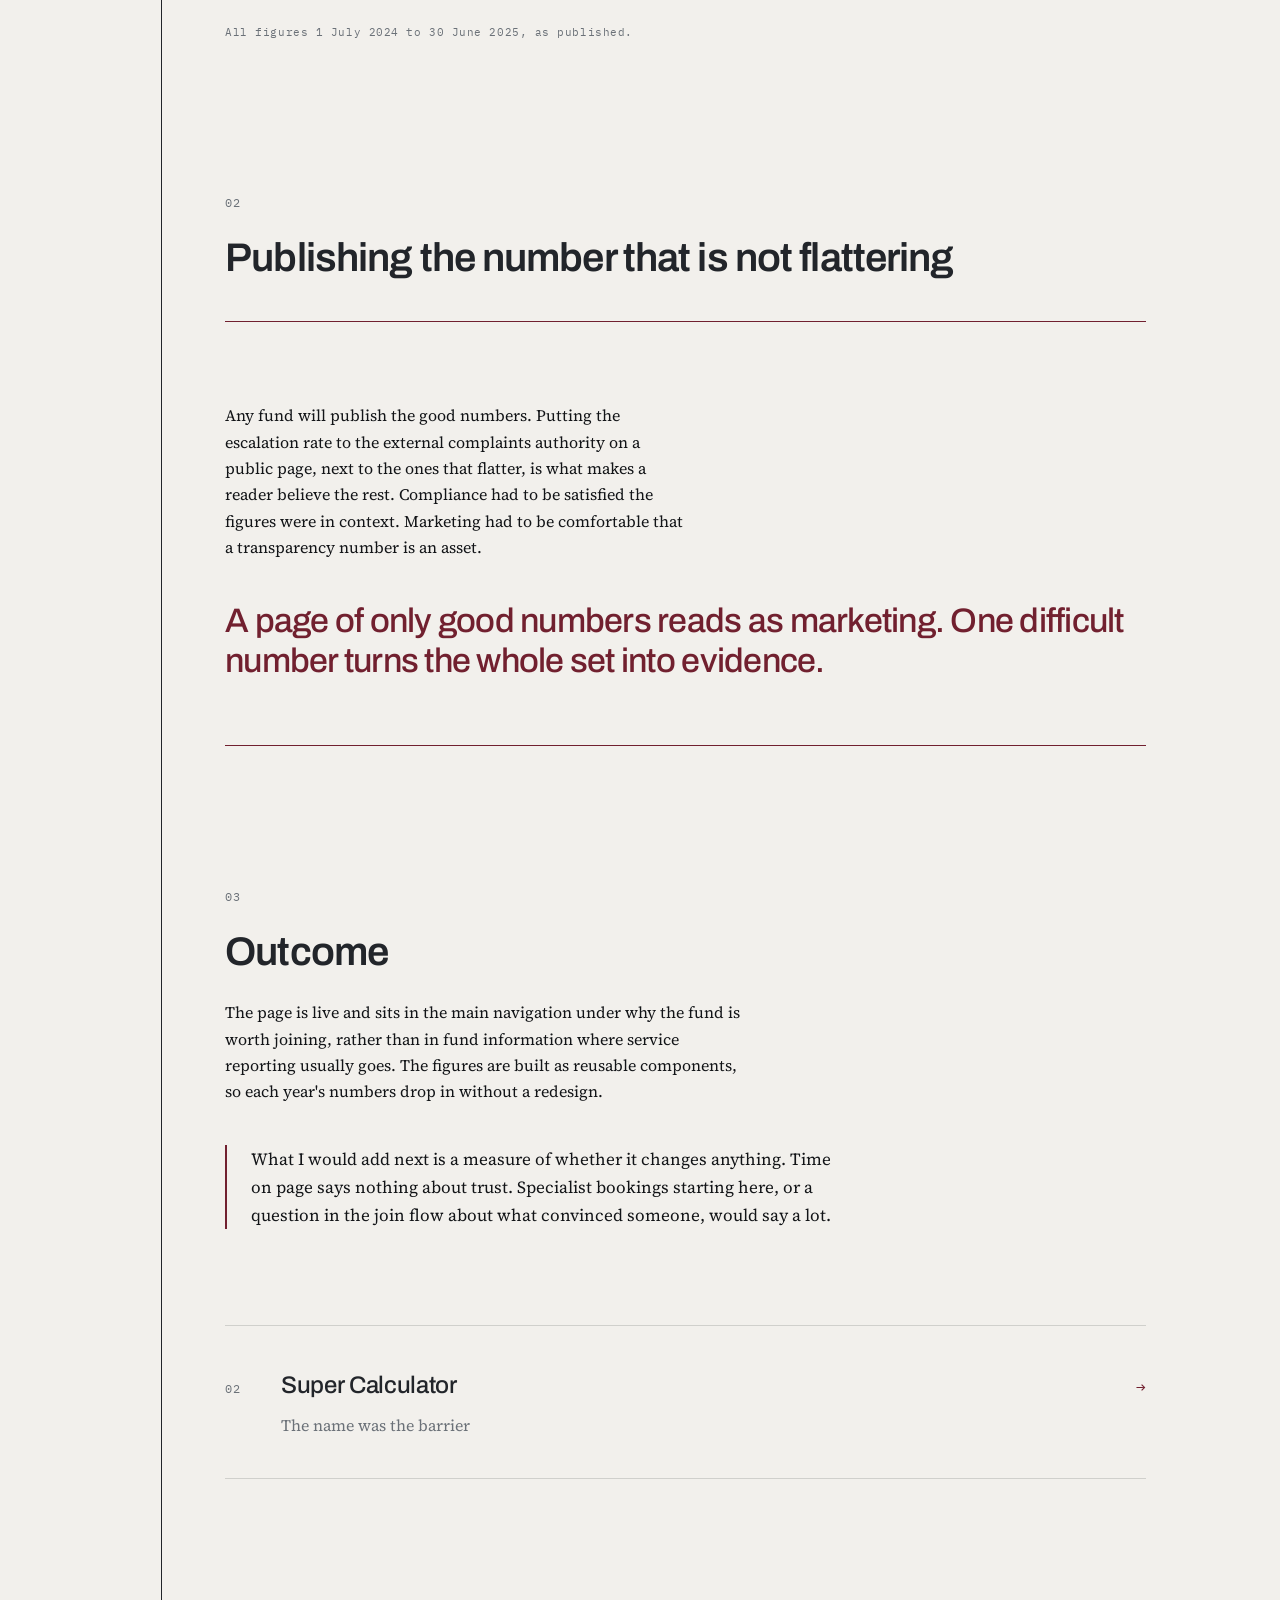
<file: service-promise.html>
<!DOCTYPE html>
<html lang="en-AU">
<head>
<meta charset="utf-8">
<meta name="viewport" content="width=device-width, initial-scale=1">
<title>Service promise, case study, Danielle Kartika</title>
<meta name="description" content="The landing page for a superannuation fund's service promise campaign, built by turning an annual report's service data into something members would actually read.">
<meta property="og:type" content="website">
<meta property="og:title" content="Service promise, case study">
<meta property="og:description" content="Turning an annual report's service data into a page members would actually read.">
<meta property="og:image" content="https://digitaldani.com.au/assets/portrait-duotone.jpg">
<meta property="og:url" content="https://digitaldani.com.au/service-promise.html">
<meta name="twitter:card" content="summary_large_image">
<meta name="twitter:title" content="Service promise, case study">
<meta name="twitter:description" content="Turning an annual report's service data into a page members would actually read.">
<meta name="twitter:image" content="https://digitaldani.com.au/assets/portrait-duotone.jpg">
<link rel="canonical" href="https://digitaldani.com.au/service-promise.html">
<link rel="preconnect" href="https://fonts.googleapis.com">
<link rel="preconnect" href="https://fonts.gstatic.com" crossorigin>
<link href="https://fonts.googleapis.com/css2?family=Archivo:wght@400;500;600&family=Source+Serif+4:opsz,wght@8..60,400;8..60,600&family=IBM+Plex+Mono:wght@400;500&display=swap" rel="stylesheet">
<link rel="stylesheet" href="styles.css">
</head>
<body>
<a class="skip" href="#main">Skip to content</a>

<header>
  <div class="hdr">
    <a class="wordmark" href="index.html">Danielle Kartika</a>
    <nav aria-label="Main">
      <ul>
        <li class="menu-wrap">
          <button class="navbtn" id="workbtn" aria-expanded="false" aria-controls="workmenu">Work</button>
          <ul class="menu" id="workmenu" aria-labelledby="workbtn">
            <li><a href="transformation.html">Member portal transformation<small>A month offline</small></a></li>
            <li><a href="calculator.html">Super Calculator<small>The name was the barrier</small></a></li>
            <li><a href="service-promise.html">Service promise<small>Proof instead of adjectives</small></a></li>
          </ul>
        </li>
        <li><a class="navlink" href="index.html#contact">Contact</a></li>
      </ul>
    </nav>
  </div>
</header>

<main id="main">
<div class="wrap">
  <div class="spine" aria-hidden="true" style="background:var(--graphite)"></div>

  <section class="cs-hero">
    <div class="col">
      <a class="cs-back" href="index.html">&larr; Work</a>
      <p class="eyebrow" style="margin-top:var(--s5)">Case study</p>
      <h1 style="font-size:clamp(34px,5.6vw,58px)">Proof instead<br>of adjectives</h1>
      <p class="standfirst">The landing page for a service promise campaign. The numbers that would prove the promise already existed, buried in an annual report written for a regulator. My job was to make them worth reading.</p>
      <a class="btn" href="https://www.ngssuper.com.au/why-ngs/service-promise" rel="noopener">See it online</a>
    </div>
  </section>

  <section>
    <div class="col">
      <p class="eyebrow">01</p>
      <h2>Organised by worry, not by department</h2>
      <p>Service data is collected by team, so the obvious layout is by team. Contact centre together, claims together, complaints together.</p>
      <p>Nobody wakes up wondering how the claims team is performing. They wonder whether anyone will pick up, whether they will be looked after if something goes wrong, and whether the fund will admit it when it does. Three worries, three sections, and each number filed under the worry it answers.</p>

      <div class="pillars">
        <div class="pillar">
          <h3>Will anyone actually help me?</h3>
          <span class="need">Advice, education, outreach</span>
          <dl>
            <dt>5,606</dt><dd>Member meetings</dd>
            <dt>597</dt><dd>Workplace visits</dd>
            <dt>192</dt><dd>Education sessions</dd>
          </dl>
        </div>
        <div class="pillar">
          <h3>How long will I be kept waiting?</h3>
          <span class="need">Speed, efficiency, resolution</span>
          <dl>
            <dt>37 sec</dt><dd>Average speed to answer a call</dd>
            <dt>97%</dt><dd>Insurance claims paid</dd>
            <dt>91%</dt><dd>Queries resolved on first call</dd>
          </dl>
        </div>
        <div class="pillar">
          <h3>What if something goes wrong?</h3>
          <span class="need">Complaints, accountability</span>
          <dl>
            <dt>75%</dt><dd>Complaints resolved at first contact or triage</dd>
            <dt>100%</dt><dd>Complaints answered within the required timeframe</dd>
            <dt>2.67%</dt><dd>Complaints escalated to AFCA</dd>
          </dl>
        </div>
      </div>
      <p class="period">All figures 1 July 2024 to 30 June 2025, as published.</p>
    </div>
  </section>

  <section>
    <div class="col">
      <p class="eyebrow">02</p>
      <h2>Publishing the number that is not flattering</h2>
      <div class="feature">
        <p>Any fund will publish the good numbers. Putting the escalation rate to the external complaints authority on a public page, next to the ones that flatter, is what makes a reader believe the rest. Compliance had to be satisfied the figures were in context. Marketing had to be comfortable that a transparency number is an asset.</p>
        <p class="pull">A page of only good numbers reads as marketing. One difficult number turns the whole set into evidence.</p>
      </div>
    </div>
  </section>

  <section style="padding-bottom:clamp(64px,11vw,160px)">
    <div class="col">
      <p class="eyebrow">03</p>
      <h2>Outcome</h2>
      <p>The page is live and sits in the main navigation under why the fund is worth joining, rather than in fund information where service reporting usually goes. The figures are built as reusable components, so each year's numbers drop in without a redesign.</p>
      <div class="aside">
        <p>What I would add next is a measure of whether it changes anything. Time on page says nothing about trust. Specialist bookings starting here, or a question in the join flow about what convinced someone, would say a lot.</p>
      </div>

      <a class="work-row" href="calculator.html" style="margin-top:var(--s7);display:flex">
        <span class="n">02</span>
        <span class="t"><strong>Super Calculator</strong><em>The name was the barrier</em></span>
        <span class="arw">&rarr;</span>
      </a>
    </div>
  </section>
</div>
</main>

<script src="menu.js"></script>
</body>
</html>
</file>
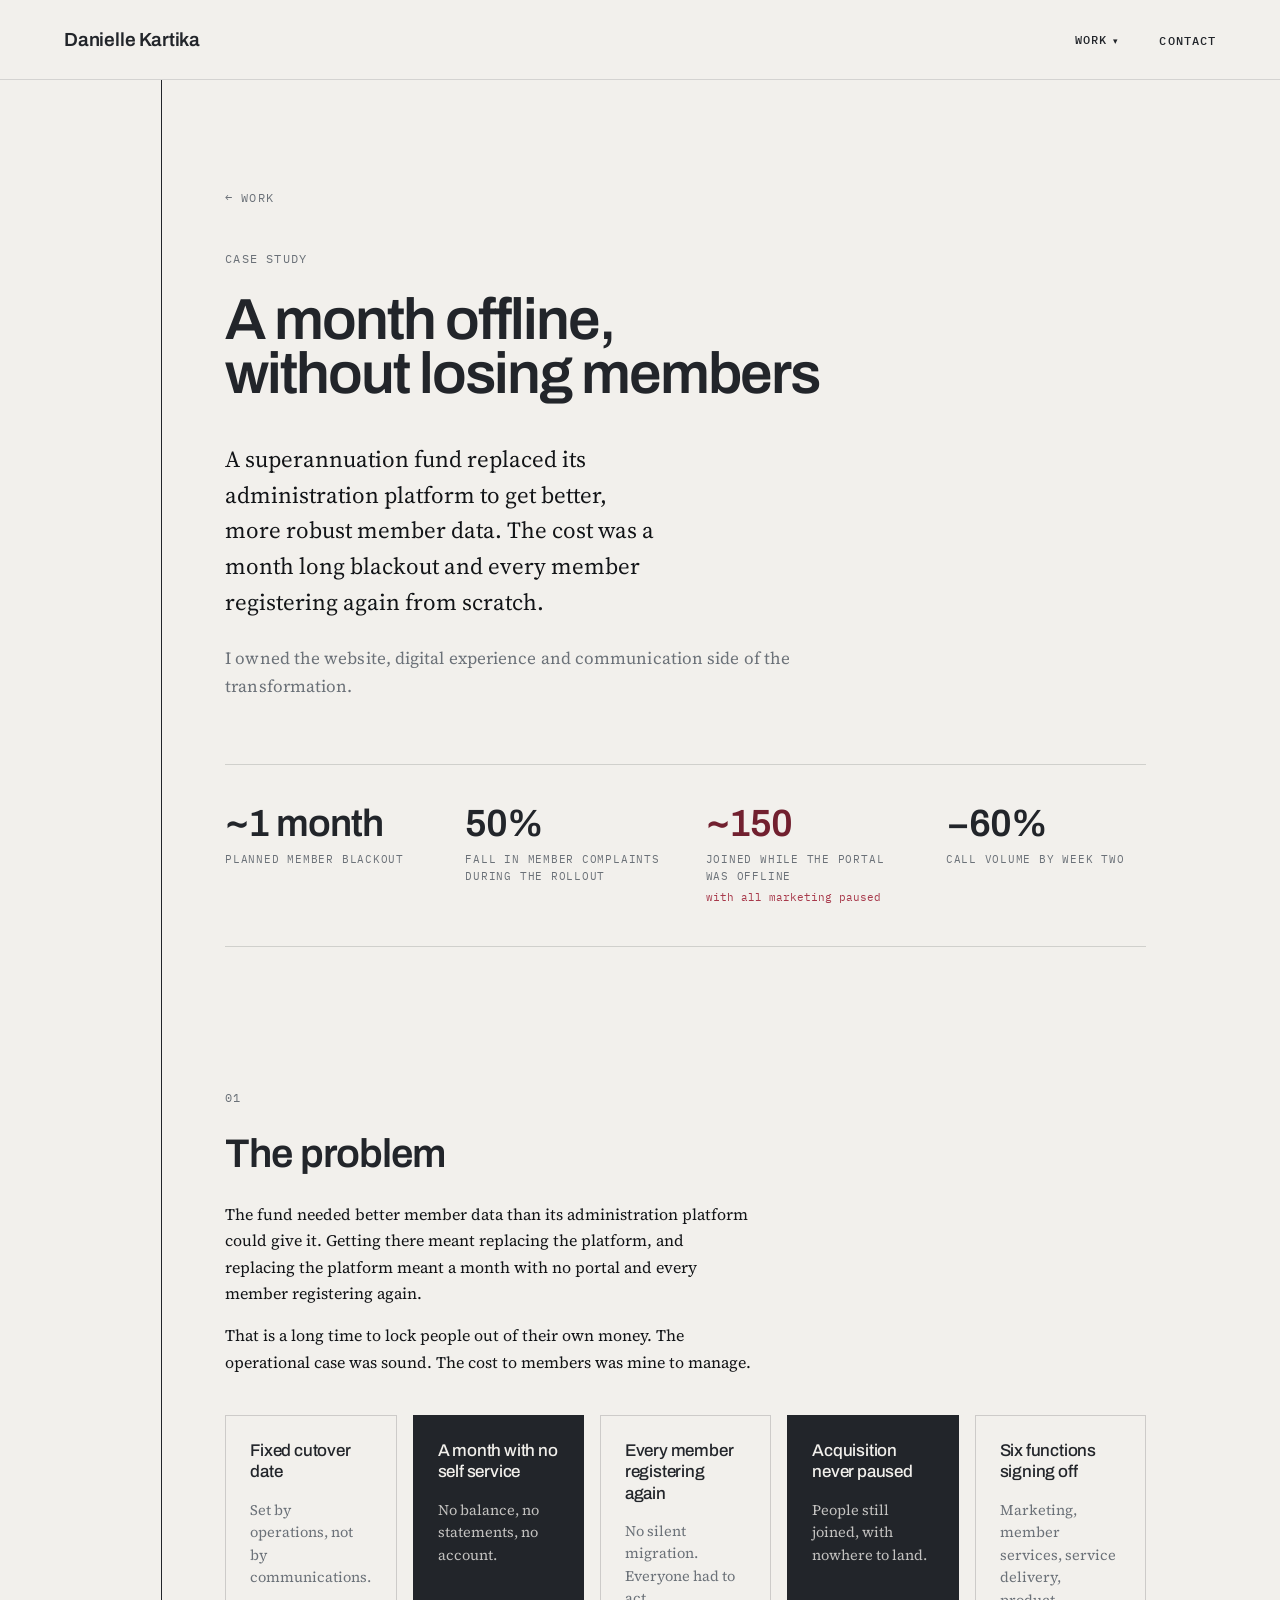
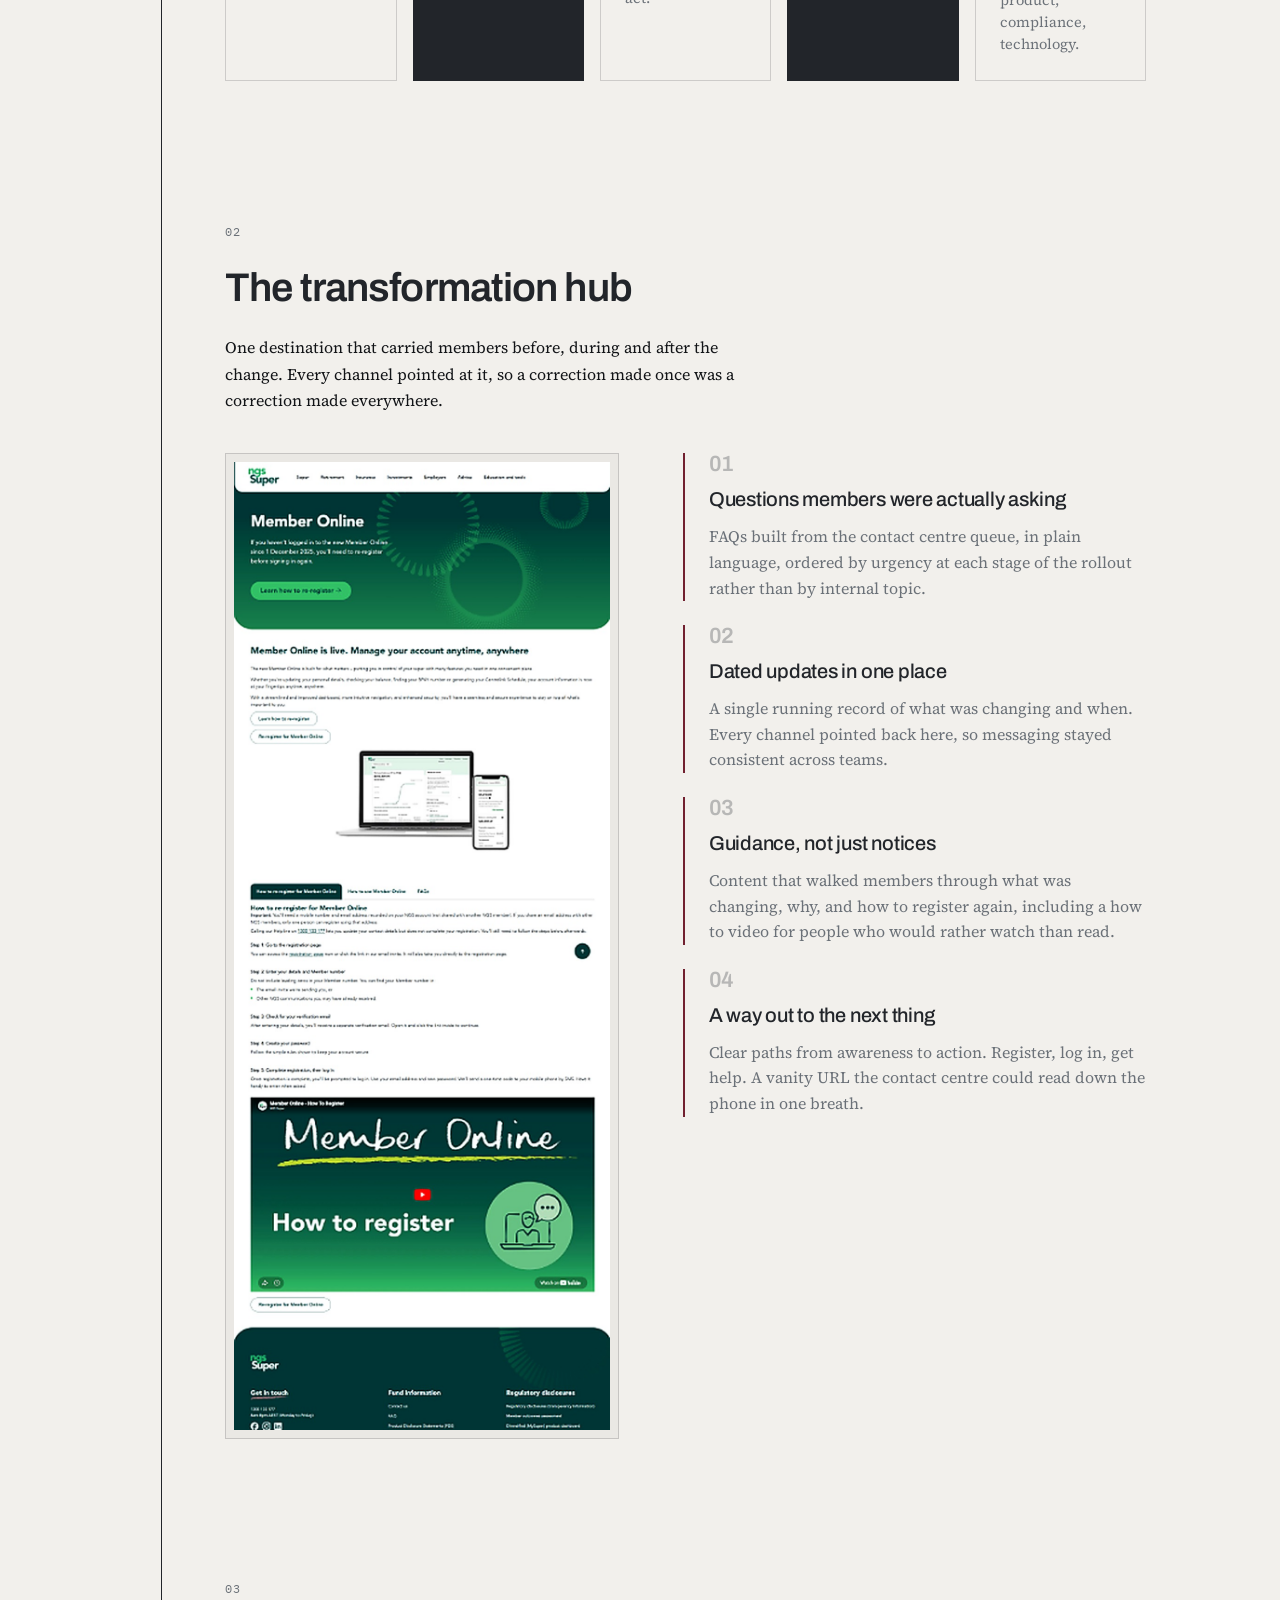
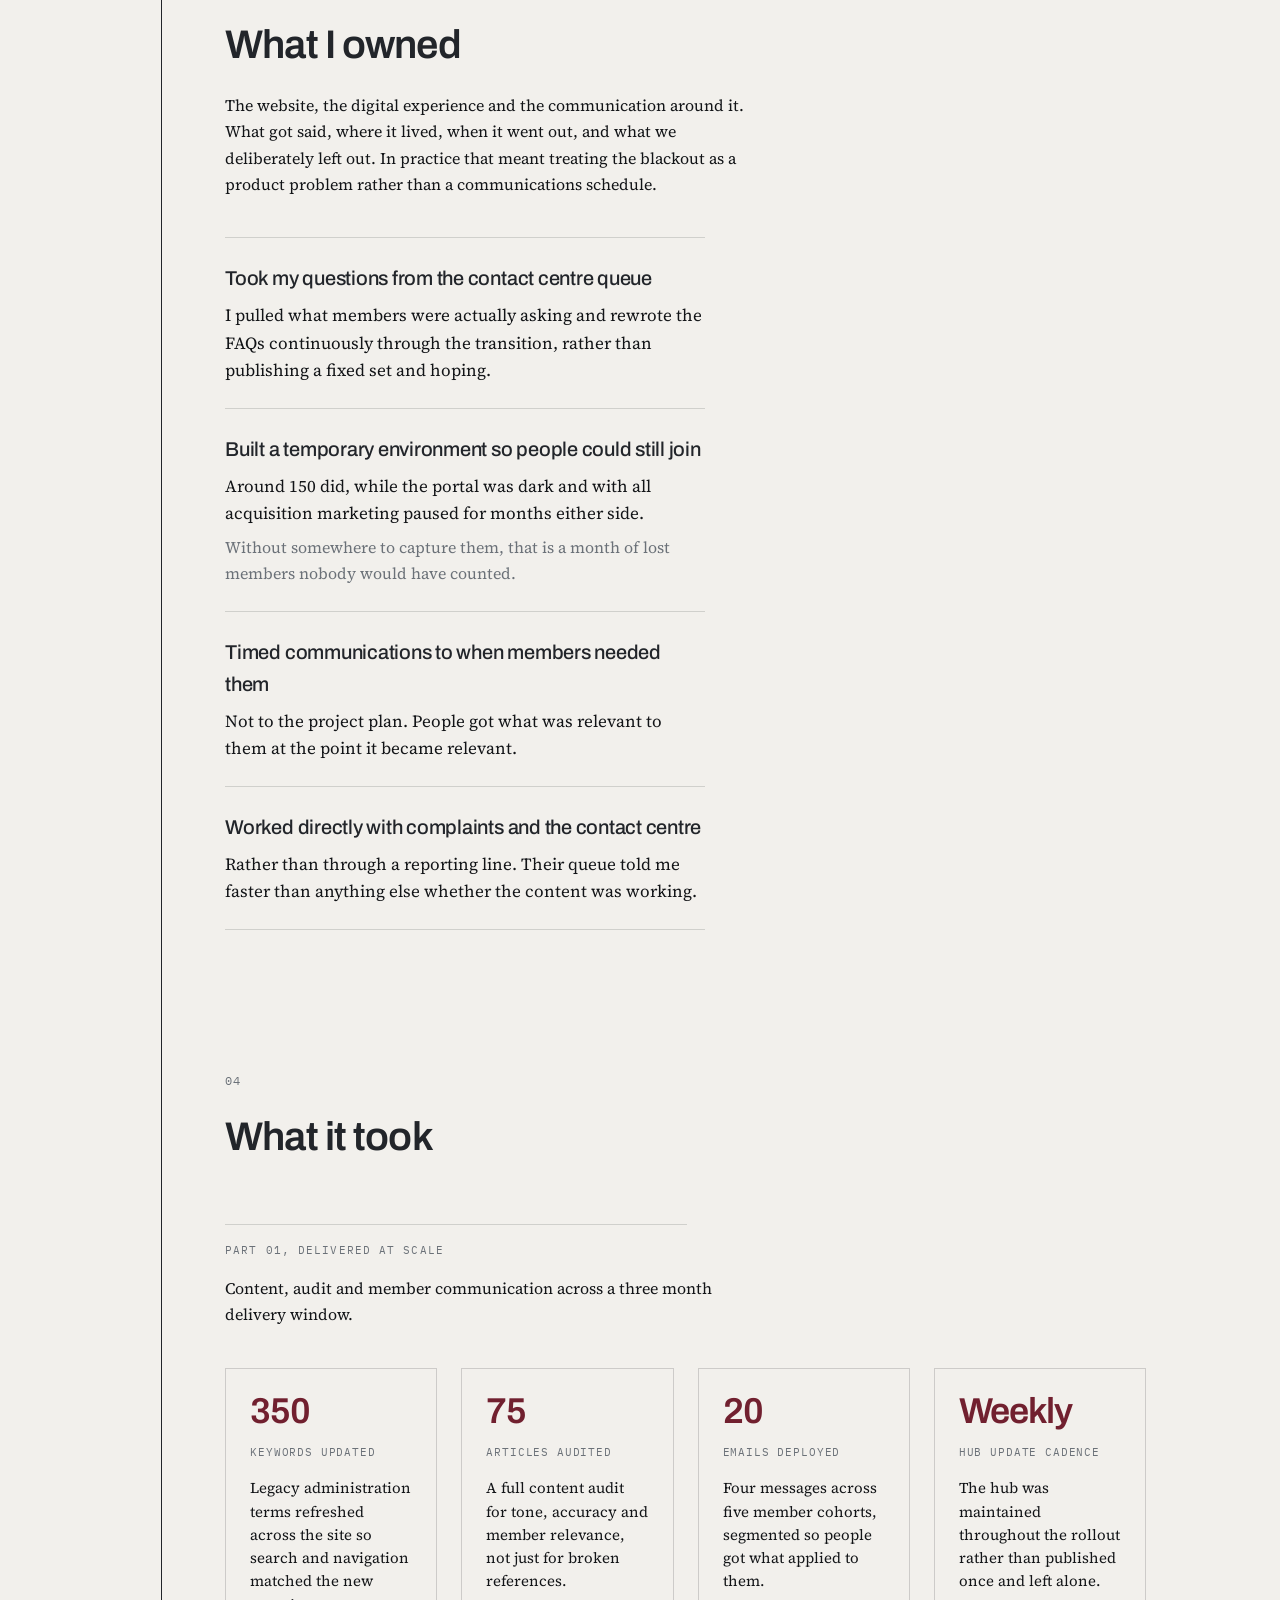
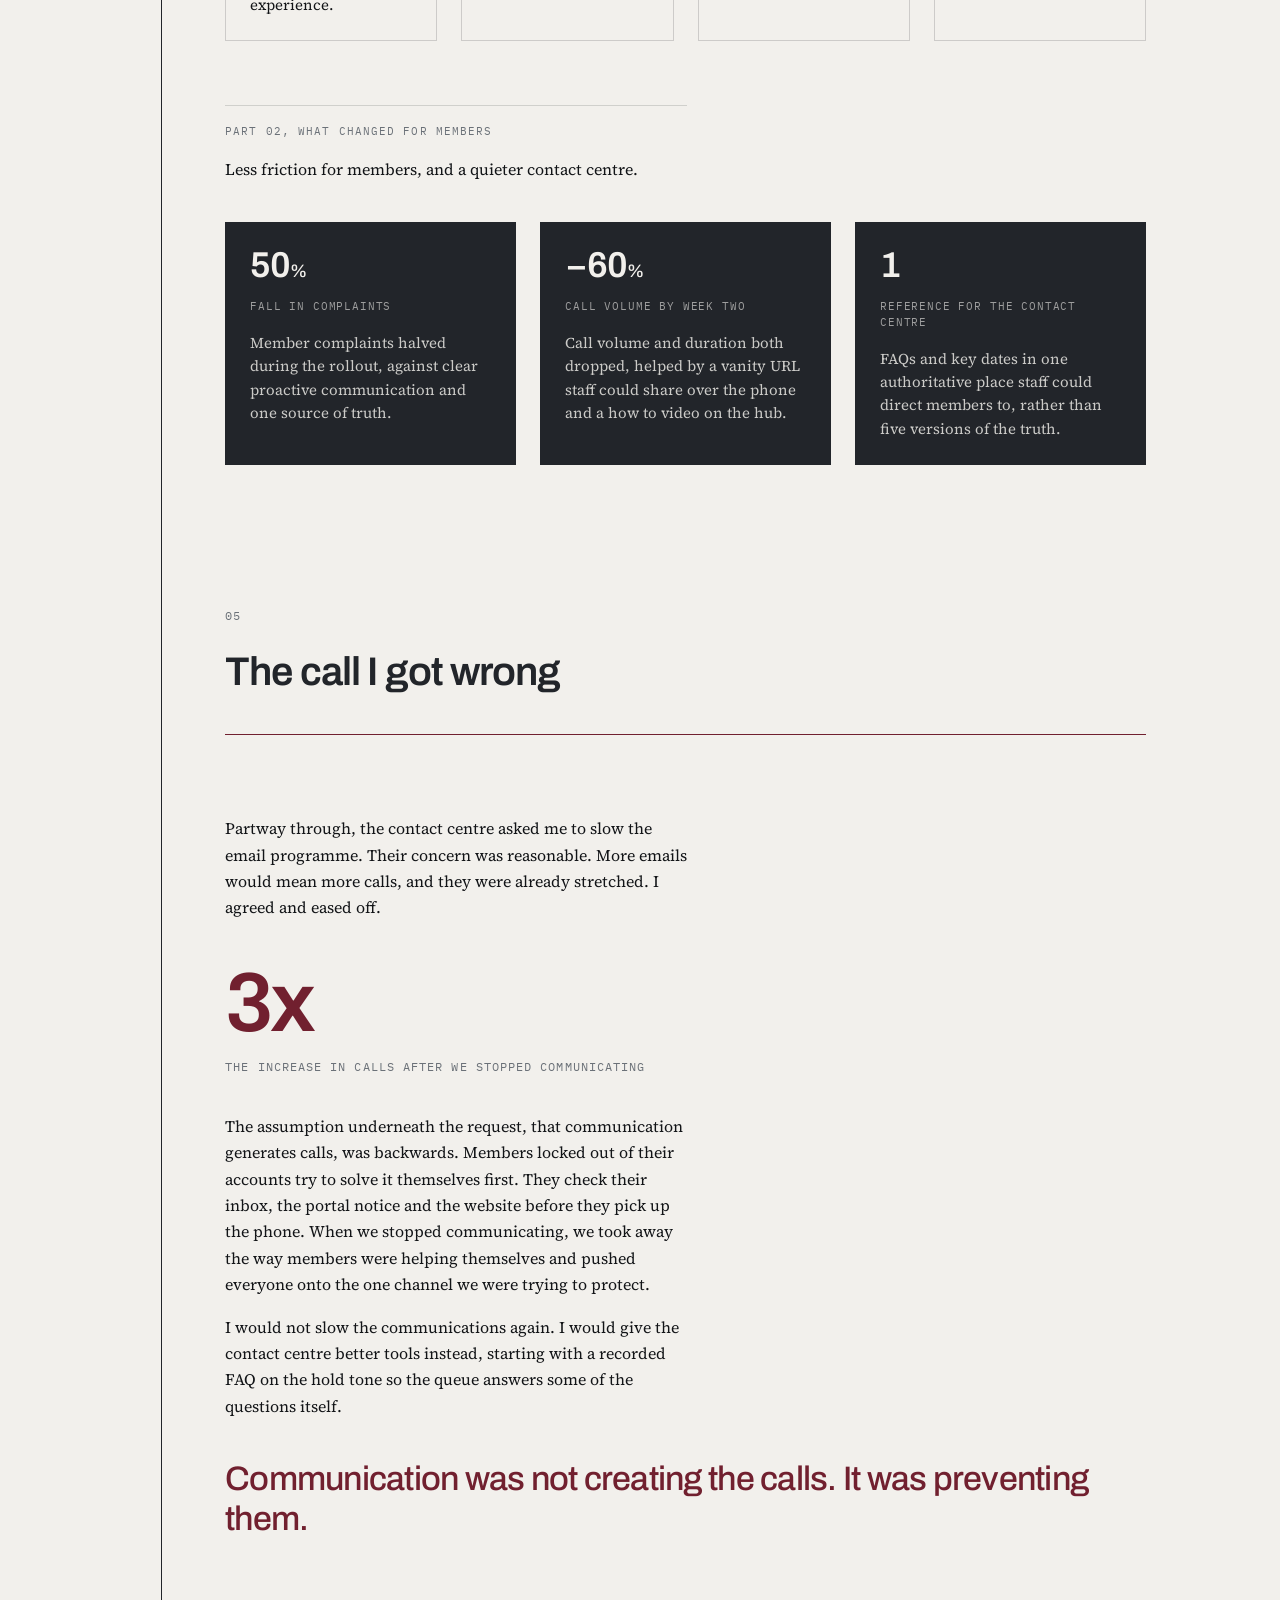
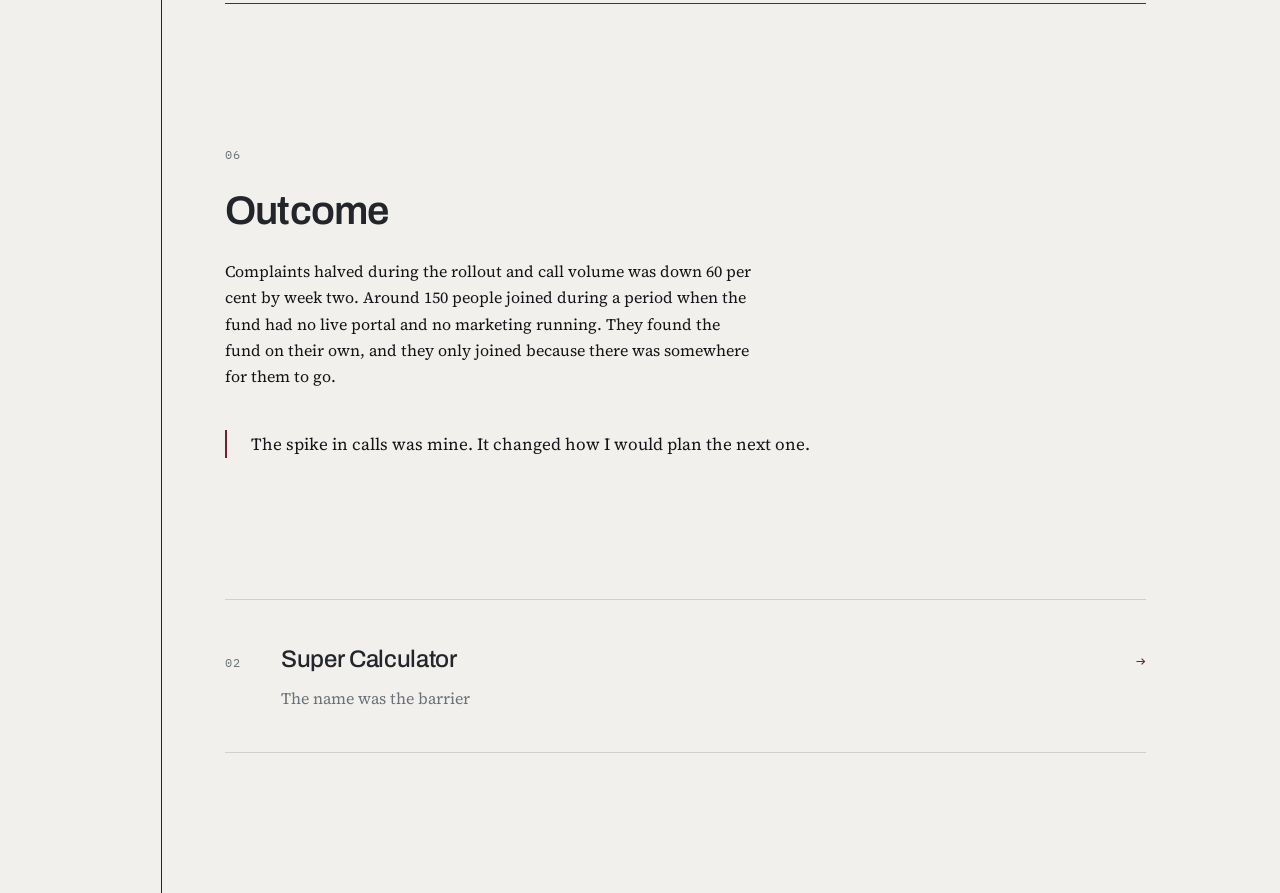
<file: transformation.html>
<!DOCTYPE html>
<html lang="en-AU">
<head>
<meta charset="utf-8">
<meta name="viewport" content="width=device-width, initial-scale=1">
<title>Member portal transformation, case study, Danielle Kartika</title>
<meta name="description" content="Carrying a superannuation fund's members through a month long portal blackout, and what a threefold spike in calls taught me about how members behave.">
<meta property="og:type" content="website">
<meta property="og:title" content="Member portal transformation, case study">
<meta property="og:description" content="A month long portal blackout, and what a threefold spike in calls taught me about how members behave.">
<meta property="og:image" content="https://digitaldani.com.au/assets/portrait-duotone.jpg">
<meta property="og:url" content="https://digitaldani.com.au/transformation.html">
<meta name="twitter:card" content="summary_large_image">
<meta name="twitter:title" content="Member portal transformation, case study">
<meta name="twitter:description" content="A month long portal blackout, and what a threefold spike in calls taught me about how members behave.">
<meta name="twitter:image" content="https://digitaldani.com.au/assets/portrait-duotone.jpg">
<link rel="canonical" href="https://digitaldani.com.au/transformation.html">
<link rel="preconnect" href="https://fonts.googleapis.com">
<link rel="preconnect" href="https://fonts.gstatic.com" crossorigin>
<link href="https://fonts.googleapis.com/css2?family=Archivo:wght@400;500;600&family=Source+Serif+4:opsz,wght@8..60,400;8..60,600&family=IBM+Plex+Mono:wght@400;500&display=swap" rel="stylesheet">
<link rel="stylesheet" href="styles.css">
</head>
<body>
<a class="skip" href="#main">Skip to content</a>

<header>
  <div class="hdr">
    <a class="wordmark" href="index.html">Danielle Kartika</a>
    <nav aria-label="Main">
      <ul>
        <li class="menu-wrap">
          <button class="navbtn" id="workbtn" aria-expanded="false" aria-controls="workmenu">Work</button>
          <ul class="menu" id="workmenu" aria-labelledby="workbtn">
            <li><a href="transformation.html">Member portal transformation<small>A month offline</small></a></li>
            <li><a href="calculator.html">Super Calculator<small>The name was the barrier</small></a></li>
            <li><a href="service-promise.html">Service promise<small>Proof instead of adjectives</small></a></li>
          </ul>
        </li>
        <li><a class="navlink" href="index.html#contact">Contact</a></li>
      </ul>
    </nav>
  </div>
</header>

<main id="main">
<div class="wrap">
  <div class="spine" aria-hidden="true" style="background:var(--graphite)"></div>

  <section class="cs-hero">
    <div class="col">
      <a class="cs-back" href="index.html">&larr; Work</a>
      <p class="eyebrow" style="margin-top:var(--s5)">Case study</p>
      <h1 style="font-size:clamp(34px,5.6vw,58px)">A month offline,<br>without losing members</h1>
      <p class="standfirst">A superannuation fund replaced its administration platform to get better, more robust member data. The cost was a month long blackout and every member registering again from scratch.</p>
      <p class="sub">I owned the website, digital experience and communication side of the transformation.</p>

      <div class="stats">
        <div><span class="fig">~1 month</span><span class="lbl">Planned member blackout</span></div>
        <div><span class="fig">50%</span><span class="lbl">Fall in member complaints during the rollout</span></div>
        <div><span class="fig hl">~150</span><span class="lbl">Joined while the portal was offline</span><span class="cap">with all marketing paused</span></div>
        <div><span class="fig">&minus;60%</span><span class="lbl">Call volume by week two</span></div>
      </div>
    </div>
  </section>

  <section>
    <div class="col">
      <p class="eyebrow">01</p>
      <h2>The problem</h2>
      <p>The fund needed better member data than its administration platform could give it. Getting there meant replacing the platform, and replacing the platform meant a month with no portal and every member registering again.</p>
      <p>That is a long time to lock people out of their own money. The operational case was sound. The cost to members was mine to manage.</p>

      <div class="cons">
        <div class="con">
          <h3>Fixed cutover date</h3>
          <p>Set by operations, not by communications.</p>
        </div>
        <div class="con">
          <h3>A month with no self service</h3>
          <p>No balance, no statements, no account.</p>
        </div>
        <div class="con">
          <h3>Every member registering again</h3>
          <p>No silent migration. Everyone had to act.</p>
        </div>
        <div class="con">
          <h3>Acquisition never paused</h3>
          <p>People still joined, with nowhere to land.</p>
        </div>
        <div class="con">
          <h3>Six functions signing off</h3>
          <p>Marketing, member services, service delivery, product, compliance, technology.</p>
        </div>
      </div>
    </div>
  </section>


  <section>
    <div class="col">
      <p class="eyebrow">02</p>
      <h2>The transformation hub</h2>
      <p>One destination that carried members before, during and after the change. Every channel pointed at it, so a correction made once was a correction made everywhere.</p>

      <div class="hub">
        <figure class="hub-shot">
          <img src="assets/hub-screen.jpg" alt="The transformation hub page, showing the re-registration guidance, step by step instructions and a how to video">
        </figure>
        <div class="hub-steps">
          <div class="hub-step">
            <span class="num">01</span>
            <h3>Questions members were actually asking</h3>
            <p>FAQs built from the contact centre queue, in plain language, ordered by urgency at each stage of the rollout rather than by internal topic.</p>
          </div>
          <div class="hub-step">
            <span class="num">02</span>
            <h3>Dated updates in one place</h3>
            <p>A single running record of what was changing and when. Every channel pointed back here, so messaging stayed consistent across teams.</p>
          </div>
          <div class="hub-step">
            <span class="num">03</span>
            <h3>Guidance, not just notices</h3>
            <p>Content that walked members through what was changing, why, and how to register again, including a how to video for people who would rather watch than read.</p>
          </div>
          <div class="hub-step">
            <span class="num">04</span>
            <h3>A way out to the next thing</h3>
            <p>Clear paths from awareness to action. Register, log in, get help. A vanity URL the contact centre could read down the phone in one breath.</p>
          </div>
        </div>
      </div>
    </div>
  </section>

  <section>
    <div class="col">
      <p class="eyebrow">03</p>
      <h2>What I owned</h2>
      <p>The website, the digital experience and the communication around it. What got said, where it lived, when it went out, and what we deliberately left out. In practice that meant treating the blackout as a product problem rather than a communications schedule.</p>

      <ul class="clist">
        <li><b>Took my questions from the contact centre queue</b>I pulled what members were actually asking and rewrote the FAQs continuously through the transition, rather than publishing a fixed set and hoping.</li>
        <li><b>Built a temporary environment so people could still join</b>Around 150 did, while the portal was dark and with all acquisition marketing paused for months either side.<span>Without somewhere to capture them, that is a month of lost members nobody would have counted.</span></li>
        <li><b>Timed communications to when members needed them</b>Not to the project plan. People got what was relevant to them at the point it became relevant.</li>
        <li><b>Worked directly with complaints and the contact centre</b>Rather than through a reporting line. Their queue told me faster than anything else whether the content was working.</li>
      </ul>
    </div>
  </section>


  <section>
    <div class="col">
      <p class="eyebrow">04</p>
      <h2>What it took</h2>

      <p class="part">Part 01, delivered at scale</p>
      <p>Content, audit and member communication across a three month delivery window.</p>
      <div class="cards">
        <div class="statcard">
          <b>350</b>
          <span class="lab">Keywords updated</span>
          <p>Legacy administration terms refreshed across the site so search and navigation matched the new experience.</p>
        </div>
        <div class="statcard">
          <b>75</b>
          <span class="lab">Articles audited</span>
          <p>A full content audit for tone, accuracy and member relevance, not just for broken references.</p>
        </div>
        <div class="statcard">
          <b>20</b>
          <span class="lab">Emails deployed</span>
          <p>Four messages across five member cohorts, segmented so people got what applied to them.</p>
        </div>
        <div class="statcard">
          <b>Weekly</b>
          <span class="lab">Hub update cadence</span>
          <p>The hub was maintained throughout the rollout rather than published once and left alone.</p>
        </div>
      </div>

      <p class="part">Part 02, what changed for members</p>
      <p>Less friction for members, and a quieter contact centre.</p>
      <div class="cards three dark">
        <div class="statcard">
          <b>50<small>%</small></b>
          <span class="lab">Fall in complaints</span>
          <p>Member complaints halved during the rollout, against clear proactive communication and one source of truth.</p>
        </div>
        <div class="statcard">
          <b>&minus;60<small>%</small></b>
          <span class="lab">Call volume by week two</span>
          <p>Call volume and duration both dropped, helped by a vanity URL staff could share over the phone and a how to video on the hub.</p>
        </div>
        <div class="statcard">
          <b>1</b>
          <span class="lab">Reference for the contact centre</span>
          <p>FAQs and key dates in one authoritative place staff could direct members to, rather than five versions of the truth.</p>
        </div>
      </div>
    </div>
  </section>

  <section>
    <div class="col">
      <p class="eyebrow">05</p>
      <h2>The call I got wrong</h2>
      <div class="feature">
        <p>Partway through, the contact centre asked me to slow the email programme. Their concern was reasonable. More emails would mean more calls, and they were already stretched. I agreed and eased off.</p>

        <span class="spike">3x<small>The increase in calls after we stopped communicating</small></span>

        <p>The assumption underneath the request, that communication generates calls, was backwards. Members locked out of their accounts try to solve it themselves first. They check their inbox, the portal notice and the website before they pick up the phone. When we stopped communicating, we took away the way members were helping themselves and pushed everyone onto the one channel we were trying to protect.</p>
        <p>I would not slow the communications again. I would give the contact centre better tools instead, starting with a recorded FAQ on the hold tone so the queue answers some of the questions itself.</p>

        <p class="pull">Communication was not creating the calls. It was preventing them.</p>
      </div>
    </div>
  </section>

  <section>
    <div class="col">
      <p class="eyebrow">06</p>
      <h2>Outcome</h2>
      <p>Complaints halved during the rollout and call volume was down 60 per cent by week two. Around 150 people joined during a period when the fund had no live portal and no marketing running. They found the fund on their own, and they only joined because there was somewhere for them to go.</p>
      <div class="aside">
        <p>The spike in calls was mine. It changed how I would plan the next one.</p>
      </div>
    </div>
  </section>

  <section style="padding-bottom:clamp(64px,11vw,160px)">
    <div class="col">
      <a class="work-row" href="calculator.html">
        <span class="n">02</span>
        <span class="t"><strong>Super Calculator</strong><em>The name was the barrier</em></span>
        <span class="arw">&rarr;</span>
      </a>
    </div>
  </section>
</div>
</main>

<script src="menu.js"></script>
</body>
</html>
</file>
<file: styles.css>
:root{
  --graphite:#22252A;
  --paper:#F2F0EC;
  --ink:#121417;
  --mist:#6B7178;
  --oxblood:#71202F;
  --oxblood-light:#A8394B;

  --display:'Archivo',system-ui,sans-serif;
  --body:'Source Serif 4',Georgia,serif;
  --utility:'IBM Plex Mono',ui-monospace,monospace;

  --s1:4px; --s2:8px; --s3:16px; --s4:24px;
  --s5:40px; --s6:64px; --s7:96px; --s8:160px;

  --spine-x:clamp(16px,4vw,72px);
}

*{box-sizing:border-box}
html{-webkit-text-size-adjust:100%}
body{
  margin:0;
  background:var(--paper);
  color:var(--ink);
  font-family:var(--body);
  font-size:16px;
  line-height:1.65;
  font-synthesis-weight:none;
}

.wrap{max-width:1060px;margin:0 auto;padding:0 var(--s4);position:relative}

/* ---------- spine ---------- */
.spine{
  position:absolute;
  left:var(--spine-x);
  top:0;
  bottom:0;
  width:1px;
  background:linear-gradient(
    to bottom,
    var(--graphite) 0%,
    var(--graphite) var(--pivot,42%),
    var(--oxblood) var(--pivot,42%),
    var(--oxblood) 100%
  );
}
@media (max-width:899px){ .spine{left:var(--s3)} }

.col{margin-left:calc(var(--spine-x) + var(--s5))}
@media (max-width:899px){ .col{margin-left:calc(var(--s3) + var(--s4))} }

/* ---------- header ---------- */
header{
  border-bottom:1px solid rgba(34,37,42,.14);
  background:var(--paper);
}
.hdr{
  max-width:1200px;margin:0 auto;padding:var(--s4);
  display:flex;align-items:center;justify-content:space-between;gap:var(--s4);
}
.wordmark{
  font-family:var(--display);font-weight:600;font-size:19px;
  letter-spacing:-.01em;color:var(--graphite);text-decoration:none;
}
nav ul{list-style:none;display:flex;gap:var(--s5);margin:0;padding:0;align-items:center}
.navlink,.navbtn{
  font-family:var(--utility);font-size:12px;letter-spacing:.09em;
  text-transform:uppercase;color:var(--graphite);text-decoration:none;
  background:none;border:0;padding:var(--s2) 0;cursor:pointer;
  font-weight:500;
}
.navlink:hover,.navbtn:hover{color:var(--oxblood)}
.navbtn::after{content:' \25BE';font-size:9px}
.menu-wrap{position:relative}
.menu{
  position:absolute;top:calc(100% + 12px);right:0;min-width:290px;
  background:var(--paper);border:1px solid rgba(34,37,42,.18);
  list-style:none;margin:0;padding:var(--s2) 0;display:none;z-index:20;
}
.menu[data-open="true"]{display:block}
.menu a{
  display:block;padding:var(--s3) var(--s4);text-decoration:none;
  color:var(--ink);font-size:15px;line-height:1.35;
}
.menu a small{display:block;font-family:var(--utility);font-size:11px;
  letter-spacing:.06em;color:var(--mist);margin-top:5px;text-transform:uppercase}
.menu a:hover{background:rgba(113,32,47,.06);color:var(--oxblood)}

/* ---------- type ---------- */
.eyebrow{
  font-family:var(--utility);font-size:12px;letter-spacing:.1em;
  text-transform:uppercase;color:var(--mist);margin:0 0 var(--s4);
}
h1{
  font-family:var(--display);font-weight:600;
  font-size:clamp(44px,8.2vw,80px);line-height:.94;letter-spacing:-.035em;
  margin:0 0 var(--s5);color:var(--graphite);
}
h2{
  font-family:var(--display);font-weight:600;
  font-size:clamp(28px,3.6vw,40px);line-height:1.12;letter-spacing:-.022em;
  margin:0 0 var(--s4);color:var(--graphite);
}
.thesis{
  font-family:var(--display);font-weight:500;
  font-size:clamp(24px,3.1vw,34px);line-height:1.28;letter-spacing:-.018em;
  margin:0 0 var(--s5);max-width:17em;color:var(--graphite);
}
.sub{font-size:17px;color:var(--mist);margin:0;letter-spacing:.005em}
p{max-width:66ch}
section{padding:clamp(64px,11vw,160px) 0 0}

/* ---------- credential ---------- */
.band{margin-bottom:var(--s6)}
.band h3{
  font-family:var(--display);font-weight:600;font-size:clamp(22px,2.5vw,28px);
  letter-spacing:-.018em;margin:0 0 var(--s5);color:var(--graphite);
}
.brands{
  font-family:var(--display);font-weight:500;
  font-size:clamp(19px,2.3vw,27px);line-height:1.5;letter-spacing:-.012em;
  color:var(--graphite);margin:0 0 var(--s5);max-width:20em;
}
.brands span{color:rgba(34,37,42,.34);padding:0}
.band p{font-size:18px;color:var(--ink);margin:0}

.pivot{
  border-top:1px solid var(--oxblood);
  border-bottom:1px solid var(--oxblood);
  padding:var(--s6) 0;margin:var(--s6) 0;
}
.pivot p{
  font-family:var(--display);font-weight:500;
  font-size:clamp(26px,3.9vw,42px);line-height:1.14;letter-spacing:-.026em;
  color:var(--oxblood);margin:0;max-width:14em;
}

/* ---------- owned ---------- */
.owned-item{
  border-top:1px solid rgba(34,37,42,.16);
  padding:var(--s5) 0;
}
.owned-item:last-child{border-bottom:1px solid rgba(34,37,42,.16)}
.owned-item h3{
  font-family:var(--display);font-weight:500;font-size:clamp(19px,2.1vw,24px);
  line-height:1.28;letter-spacing:-.014em;margin:0 0 var(--s3);max-width:22ch;
  color:var(--graphite);
}
.owned-item p{margin:0 0 var(--s3);color:var(--mist);font-size:17px}
.outcome{
  font-family:var(--display);font-weight:500;font-size:clamp(17px,1.9vw,21px);
  color:var(--oxblood);letter-spacing:-.01em;
}
.todo{
  font-family:var(--utility);font-size:12px;letter-spacing:.05em;
  color:var(--oxblood-light);background:rgba(113,32,47,.07);
  padding:3px 8px;display:inline-block;text-transform:uppercase;
}

/* ---------- depth ---------- */
.depth{display:grid;grid-template-columns:1fr 1fr;gap:var(--s6) var(--s6);margin-top:var(--s5)}
.depth h3{
  font-family:var(--utility);font-size:12px;letter-spacing:.1em;
  text-transform:uppercase;color:var(--oxblood);margin:0 0 var(--s3);font-weight:500;
}
.depth p{font-size:16px;line-height:1.6;margin:0;color:var(--ink)}
@media (max-width:759px){ .depth{grid-template-columns:1fr;gap:var(--s5)} }

/* ---------- work ---------- */
.work-row{
  display:flex;align-items:baseline;gap:var(--s5);
  border-top:1px solid rgba(34,37,42,.16);
  padding:var(--s5) 0;text-decoration:none;color:inherit;
  transition:background .18s ease,padding-left .18s ease;
}
.work-row:last-of-type{border-bottom:1px solid rgba(34,37,42,.16)}
.work-row:hover{background:rgba(113,32,47,.045);padding-left:var(--s3)}
.work-row .n{font-family:var(--utility);font-size:12px;color:var(--mist);letter-spacing:.08em}
.work-row .t{flex:1}
.work-row .t strong{
  display:block;font-family:var(--display);font-weight:500;
  font-size:clamp(19px,2.1vw,24px);letter-spacing:-.014em;color:var(--graphite);
}
.work-row .t em{display:block;font-style:normal;color:var(--mist);font-size:16px;margin-top:6px}
.work-row .arw{font-family:var(--utility);color:var(--oxblood)}
.work-row.soon{pointer-events:none;opacity:.45}

/* ---------- record ---------- */
.rec{display:grid;grid-template-columns:150px 1fr;gap:var(--s4) var(--s5);margin-top:var(--s5)}
.rec dt{font-family:var(--utility);font-size:13px;color:var(--mist);letter-spacing:.05em}
.rec dd{margin:0;font-size:17px}
.rec dd span{display:block;color:var(--mist);font-size:15px;margin-top:3px}
@media (max-width:759px){
  .rec{grid-template-columns:1fr;gap:var(--s2)}
  .rec dt{margin-top:var(--s4)}
}
.platforms{margin-top:var(--s6)}
.platforms p{
  font-family:var(--utility);font-size:14px;line-height:2;color:var(--ink);
  max-width:none;letter-spacing:.02em;
}
.platforms span{color:rgba(34,37,42,.3);padding:0}

/* ---------- contact ---------- */
.contact{display:flex;gap:var(--s6);align-items:flex-end;flex-wrap:wrap;
  padding-bottom:clamp(64px,11vw,160px)}
.contact img{width:320px;height:400px;object-fit:cover;display:block;background:#ddd}
.contact .txt h2{margin-bottom:var(--s4)}
.contact a{color:var(--oxblood);text-decoration:none;border-bottom:1px solid rgba(113,32,47,.3)}
.contact a:hover{border-bottom-color:var(--oxblood)}
.contact ul{list-style:none;padding:0;margin:0;font-size:19px;line-height:2.1}
@media (max-width:759px){
  .contact img{width:100%;height:auto;aspect-ratio:4/5;max-width:420px}
}

a:focus-visible,button:focus-visible{outline:2px solid var(--oxblood);outline-offset:3px}
.skip{position:absolute;left:-9999px}
.skip:focus{left:var(--s4);top:var(--s4);position:fixed;background:var(--graphite);
  color:var(--paper);padding:var(--s3) var(--s4);z-index:99;text-decoration:none}
@media (prefers-reduced-motion:reduce){*{transition:none!important;animation:none!important}}

/* ---------- case study ---------- */
.cs-hero{padding-top:clamp(48px,8vw,110px)}
.cs-back{font-family:var(--utility);font-size:12px;letter-spacing:.09em;
  text-transform:uppercase;color:var(--mist);text-decoration:none}
.cs-back:hover{color:var(--oxblood)}
.standfirst{font-size:clamp(19px,2.2vw,23px);line-height:1.55;max-width:40ch;margin:0 0 var(--s4)}
.device-block{display:flex;gap:clamp(32px,6vw,96px);align-items:center;flex-wrap:wrap;margin-top:var(--s6)}
.device-block img{width:min(300px,72vw);height:auto;display:block;
  filter:drop-shadow(0 24px 48px rgba(18,20,23,.16))}
.device-note{flex:1;min-width:260px}
.btn{
  display:inline-block;font-family:var(--utility);font-size:12px;
  letter-spacing:.1em;text-transform:uppercase;text-decoration:none;
  color:var(--paper);background:var(--graphite);padding:var(--s3) var(--s5);
  margin-top:var(--s4);transition:background .18s ease;
}
.btn:hover{background:var(--oxblood)}
.stats{display:grid;grid-template-columns:repeat(4,1fr);gap:var(--s5);
  border-top:1px solid rgba(34,37,42,.16);border-bottom:1px solid rgba(34,37,42,.16);
  padding:var(--s5) 0;margin-top:var(--s6)}
.stats .fig{font-family:var(--display);font-weight:600;font-size:clamp(26px,3.4vw,38px);
  letter-spacing:-.026em;color:var(--graphite);display:block;line-height:1}
.stats .fig.hl{color:var(--oxblood)}
.stats .lbl{font-family:var(--utility);font-size:11px;letter-spacing:.07em;
  text-transform:uppercase;color:var(--mist);display:block;margin-top:var(--s2);line-height:1.5}
.stats .cap{font-family:var(--utility);font-size:11px;color:var(--oxblood-light);
  display:block;margin-top:var(--s1)}
@media (max-width:759px){.stats{grid-template-columns:1fr 1fr;gap:var(--s5) var(--s4)}}
.placeholder{border:1px dashed rgba(113,32,47,.4);padding:var(--s5);margin-top:var(--s4)}
.placeholder p{margin:0;color:var(--oxblood);font-family:var(--utility);font-size:13px;max-width:none}

/* ---------- campaign strip ---------- */
.campaign{margin-top:var(--s5)}
.campaign img{width:100%;height:auto;display:block;border:1px solid rgba(34,37,42,.14)}
.campaign figcaption{font-family:var(--utility);font-size:12px;color:var(--mist);
  margin-top:var(--s3);letter-spacing:.04em}
.rename{display:grid;grid-template-columns:1fr auto 1fr;gap:var(--s5);align-items:center;
  margin:var(--s5) 0;max-width:640px}
.rename .was,.rename .now{font-family:var(--display);font-weight:500;
  font-size:clamp(19px,2.3vw,26px);letter-spacing:-.016em;line-height:1.2}
.rename .was{color:var(--mist);text-decoration:line-through;text-decoration-thickness:1px}
.rename .now{color:var(--oxblood)}
.rename .arw2{font-family:var(--utility);color:var(--mist)}
@media (max-width:599px){.rename{grid-template-columns:1fr;gap:var(--s3);text-align:left}}
.aside{border-left:2px solid var(--oxblood);padding-left:var(--s4);margin-top:var(--s5)}
.aside p{font-size:17px;color:var(--ink);margin:0}

/* ---------- milestone chart ---------- */
.loop{margin-top:var(--s6);position:relative}

.msz{
  display:grid;
  grid-template-columns:minmax(0,1fr) 92px minmax(0,1fr);
  align-items:start;
  padding-bottom:var(--s6);
}
.msz:last-child{padding-bottom:0}

/* the rail */
.rail{grid-column:2;position:relative;align-self:stretch;min-height:60px}
.rail::before{
  content:"";position:absolute;left:50%;top:0;bottom:calc(-1 * var(--s6));
  width:1px;margin-left:-.5px;
  background:repeating-linear-gradient(to bottom,
    rgba(34,37,42,.3) 0 5px, transparent 5px 12px);
}
.msz:last-child .rail::before{bottom:auto;height:0}

/* numbered marker */
.mk{
  position:relative;z-index:2;width:46px;height:46px;margin:0 auto;
  border-radius:50%;display:flex;align-items:center;justify-content:center;
  font-family:var(--utility);font-size:13px;font-weight:500;letter-spacing:.04em;
  background:var(--paper);border:1px solid var(--graphite);color:var(--graphite);
}
.msz.insight .mk{background:var(--oxblood);border-color:var(--oxblood);color:var(--paper)}
.msz.launch .mk,.msz.now .mk{background:var(--graphite);border-color:var(--graphite);color:var(--paper)}

/* connector hook from rail to card */
.rail::after{
  content:"";position:absolute;top:22px;width:46px;height:1px;
  background:rgba(34,37,42,.3);
}
.msz.left .rail::after{right:calc(50% + 23px)}
.msz.right .rail::after{left:calc(50% + 23px)}
.msz.launch .rail::after,.msz.now .rail::after{display:none}

/* cards */
.msz .card{max-width:100%;min-width:0}
.msz.left  .card{grid-column:1;justify-self:end;text-align:right;padding-right:var(--s4)}
.msz.right .card{grid-column:3;justify-self:start;text-align:left;padding-left:var(--s4)}
.msz.launch .card,.msz.now .card{
  grid-column:1 / -1;justify-self:center;text-align:center;
  padding:var(--s5) 0 0;max-width:min(30em,100%);
}

.msz .tag{
  font-family:var(--utility);font-size:11px;letter-spacing:.11em;
  text-transform:uppercase;display:block;margin-bottom:var(--s2);
}
.msz.insight .tag{color:var(--oxblood)}
.msz.change .tag,.msz.launch .tag,.msz.now .tag{color:var(--mist)}

.msz h3{
  font-family:var(--display);font-weight:500;
  font-size:clamp(18px,2.1vw,24px);line-height:1.24;letter-spacing:-.016em;
  margin:0 0 var(--s3);color:var(--graphite);
}
.msz.insight h3{color:var(--oxblood)}
.msz p{margin:0;font-size:16px;line-height:1.62;color:var(--ink);max-width:none}
.msz p + p{margin-top:var(--s3)}
.msz .detail{color:var(--mist);font-size:15px}

.msz.now{padding-top:var(--s5)}
.msz.now h3{font-size:clamp(21px,2.7vw,29px)}

/* rename device */
.rename{display:flex;gap:var(--s3);align-items:center;flex-wrap:wrap;margin:var(--s3) 0}
.msz.left .rename{justify-content:flex-end}
.rename .was{font-family:var(--display);font-weight:500;font-size:clamp(16px,1.8vw,20px);
  color:var(--mist);text-decoration:line-through;text-decoration-thickness:1px;letter-spacing:-.014em}
.rename .arw2{font-family:var(--utility);color:var(--mist);font-size:13px}
.rename .now2{font-family:var(--display);font-weight:600;font-size:clamp(18px,2.1vw,24px);
  color:var(--oxblood);letter-spacing:-.016em}

/* campaign figure inside a milestone */
.loop-figure{margin:var(--s4) 0 0}
.loop-figure img{width:100%;height:auto;display:block;border:1px solid rgba(34,37,42,.14)}
.loop-figure figcaption{font-family:var(--utility);font-size:11.5px;color:var(--mist);
  margin-top:var(--s3);letter-spacing:.03em;line-height:1.6}

.cycle{
  font-family:var(--utility);font-size:12px;letter-spacing:.09em;text-transform:uppercase;
  color:var(--mist);border-top:1px solid rgba(34,37,42,.16);
  margin-top:var(--s6);padding-top:var(--s4);text-align:center;
}

/* single column below 860 */
@media (max-width:859px){
  .msz{grid-template-columns:52px minmax(0,1fr);padding-bottom:var(--s5)}
  .rail{grid-column:1;grid-row:1;min-height:auto}
  .rail::before{left:23px;bottom:calc(-1 * var(--s5))}
  .rail::after{display:none}
  .mk{width:40px;height:40px;margin:0;font-size:12px}
  .msz .card,
  .msz.left .card,.msz.right .card,
  .msz.launch .card,.msz.now .card{
    grid-column:2;grid-row:1;justify-self:start;text-align:left;
    padding:0 0 0 var(--s4);max-width:none;
  }
  .msz.left .rename{justify-content:flex-start}
  .cycle{text-align:left}
}

/* creative variants */
.variants{display:grid;gap:var(--s4);margin:var(--s4) 0 0}
.variants figure{margin:0}
.variants img{width:100%;height:auto;display:block;border:1px solid rgba(34,37,42,.14)}
.variants figcaption{font-family:var(--utility);font-size:11px;letter-spacing:.07em;
  text-transform:uppercase;color:var(--mist);margin-top:var(--s2)}

/* search performance panel */
.gsc{margin-top:var(--s4);border:1px solid rgba(34,37,42,.16);padding:var(--s4)}
.gsc-figs{display:grid;grid-template-columns:repeat(4,minmax(0,1fr));gap:var(--s4);
  margin-bottom:var(--s4);text-align:left}
.gsc-figs b{font-family:var(--display);font-weight:600;font-size:clamp(18px,2.1vw,24px);
  letter-spacing:-.02em;color:var(--graphite);display:block;line-height:1}
.gsc-figs b.up{color:var(--oxblood)}
.gsc-figs span{font-family:var(--utility);font-size:10.5px;letter-spacing:.07em;
  text-transform:uppercase;color:var(--mist);display:block;margin-top:6px;line-height:1.4}
.gsc svg{width:100%;height:auto;display:block}
.gsc .src{font-family:var(--utility);font-size:10.5px;letter-spacing:.05em;
  color:var(--mist);margin-top:var(--s3);text-align:left}
.msz.left .gsc,.msz.left .gsc-figs,.msz.left .gsc .src{text-align:left}
@media (max-width:599px){.gsc-figs{grid-template-columns:1fr 1fr}}

/* ---------- case study prose blocks ---------- */
.clist{list-style:none;padding:0;margin:var(--s5) 0 0;max-width:60ch}
.clist li{border-top:1px solid rgba(34,37,42,.16);padding:var(--s4) 0;font-size:17px;line-height:1.6}
.clist li:last-child{border-bottom:1px solid rgba(34,37,42,.16)}
.clist li b{font-family:var(--display);font-weight:500;font-size:clamp(17px,1.9vw,20px);
  letter-spacing:-.012em;color:var(--graphite);display:block;margin-bottom:var(--s2)}
.clist li span{display:block;color:var(--mist);font-size:16px;margin-top:var(--s2)}

.feature{border-top:1px solid var(--oxblood);border-bottom:1px solid var(--oxblood);
  padding:var(--s6) 0;margin-top:var(--s5)}
.feature p{max-width:58ch}
.pull{font-family:var(--display);font-weight:500;
  font-size:clamp(22px,3.2vw,34px);line-height:1.18;letter-spacing:-.022em;
  color:var(--oxblood);margin:var(--s5) 0 0;max-width:16em}
.spike{font-family:var(--display);font-weight:600;font-size:clamp(40px,7vw,84px);
  line-height:1;letter-spacing:-.04em;color:var(--oxblood);margin:var(--s5) 0;display:block}
.spike small{display:block;font-family:var(--utility);font-size:12px;font-weight:400;
  letter-spacing:.09em;text-transform:uppercase;color:var(--mist);margin-top:var(--s3)}

/* ---------- pillars ---------- */
.pillars{display:grid;grid-template-columns:repeat(3,minmax(0,1fr));gap:var(--s5);margin-top:var(--s5)}
.pillar{border-top:1px solid var(--graphite);padding-top:var(--s4)}
.pillar h3{font-family:var(--display);font-weight:500;font-size:clamp(18px,2vw,22px);
  letter-spacing:-.014em;line-height:1.25;margin:0 0 var(--s2);color:var(--graphite)}
.pillar .need{font-family:var(--utility);font-size:11px;letter-spacing:.08em;
  text-transform:uppercase;color:var(--mist);display:block;margin-bottom:var(--s4)}
.pillar dl{margin:0}
.pillar dt{font-family:var(--display);font-weight:600;font-size:clamp(24px,3vw,32px);
  letter-spacing:-.028em;color:var(--oxblood);line-height:1}
.pillar dd{margin:4px 0 var(--s4);font-family:var(--utility);font-size:11px;
  letter-spacing:.06em;text-transform:uppercase;color:var(--mist);line-height:1.5}
.pillar dd:last-child{margin-bottom:0}
@media (max-width:759px){.pillars{grid-template-columns:1fr;gap:var(--s6)}}
.period{font-family:var(--utility);font-size:11px;letter-spacing:.05em;color:var(--mist);
  margin-top:var(--s5)}

/* tighter rhythm for short case studies */
.tight section{padding-top:clamp(48px,7vw,96px)}
.tight .cs-hero{padding-top:clamp(40px,6vw,88px)}
.tight p{max-width:66ch}
.tight .standfirst{max-width:38ch}

/* ---------- stat cards ---------- */
.cards{display:grid;grid-template-columns:repeat(4,minmax(0,1fr));gap:var(--s4);margin-top:var(--s5)}
.cards.three{grid-template-columns:repeat(3,minmax(0,1fr))}
.statcard{border:1px solid rgba(34,37,42,.18);padding:var(--s4);background:transparent}
.statcard b{display:block;font-family:var(--display);font-weight:600;
  font-size:clamp(26px,3.2vw,36px);letter-spacing:-.03em;line-height:1;color:var(--oxblood)}
.statcard b small{font-size:.5em;font-weight:500;letter-spacing:0}
.statcard .lab{display:block;font-family:var(--utility);font-size:10.5px;letter-spacing:.08em;
  text-transform:uppercase;color:var(--mist);margin:var(--s3) 0 var(--s3);line-height:1.5}
.statcard p{margin:0;font-size:15px;line-height:1.55;color:var(--ink);max-width:none}

.cards.dark .statcard{background:var(--graphite);border-color:var(--graphite)}
.cards.dark .statcard b{color:var(--paper)}
.cards.dark .statcard .lab{color:rgba(242,240,236,.6)}
.cards.dark .statcard p{color:rgba(242,240,236,.82)}

@media (max-width:899px){.cards{grid-template-columns:1fr 1fr}}
@media (max-width:599px){.cards,.cards.three{grid-template-columns:1fr}}

.part{font-family:var(--utility);font-size:11px;letter-spacing:.1em;text-transform:uppercase;
  color:var(--mist);border-top:1px solid rgba(34,37,42,.16);padding-top:var(--s3);margin-top:var(--s6)}

/* ---------- hub block ---------- */
.hub{display:grid;grid-template-columns:minmax(0,0.85fr) minmax(0,1fr);gap:var(--s6);
  align-items:start;margin-top:var(--s5)}
.hub-shot{border:1px solid rgba(34,37,42,.18);padding:var(--s2);background:rgba(34,37,42,.04);margin:0;min-width:0;max-width:100%}
.hub-shot img{width:100%;max-width:100%;height:auto;display:block}
.hub-steps{display:grid;gap:var(--s4)}
.hub-step{border-left:2px solid var(--oxblood);padding-left:var(--s4)}
.hub-step .num{font-family:var(--display);font-weight:600;font-size:22px;letter-spacing:-.02em;
  color:rgba(34,37,42,.28);display:block;line-height:1}
.hub-step h3{font-family:var(--display);font-weight:500;font-size:clamp(17px,1.9vw,20px);
  letter-spacing:-.012em;margin:var(--s2) 0 var(--s2);color:var(--graphite)}
.hub-step p{margin:0;font-size:16px;line-height:1.6;color:var(--mist);max-width:none}
@media (max-width:899px){.hub{grid-template-columns:minmax(0,1fr);gap:var(--s5)}
  .hub-shot{max-width:420px}}

/* ---------- constraint cards ---------- */
.cons{display:grid;grid-template-columns:repeat(5,minmax(0,1fr));gap:var(--s3);margin-top:var(--s5)}
.con{border:1px solid rgba(34,37,42,.18);padding:var(--s4);display:flex;flex-direction:column}
.con:nth-child(even){background:var(--graphite);border-color:var(--graphite)}
.con h3{font-family:var(--display);font-weight:500;font-size:17px;line-height:1.25;
  letter-spacing:-.012em;margin:0 0 var(--s3);color:var(--graphite)}
.con:nth-child(even) h3{color:var(--paper)}
.con p{margin:0;font-size:14.5px;line-height:1.55;color:var(--mist);max-width:none}
.con:nth-child(even) p{color:rgba(242,240,236,.78)}
@media (max-width:1023px){.cons{grid-template-columns:repeat(3,minmax(0,1fr))}}
@media (max-width:719px){.cons{grid-template-columns:repeat(2,minmax(0,1fr))}}
@media (max-width:479px){.cons{grid-template-columns:1fr}}

/* outcomes need the accent to read as outcomes */
.owned-item .outcome{color:var(--oxblood);font-family:var(--display);font-weight:500}
.band .brands{margin-bottom:var(--s5)}

/* condensed homepage rhythm */
.tight .owned-item{padding:var(--s4) 0}
.tight .depth{gap:var(--s5) var(--s6);margin-top:var(--s4)}
.tight .band{margin-bottom:var(--s5)}
.tight .pivot{padding:var(--s5) 0;margin:var(--s5) 0}
.tight .work-row{padding:var(--s4) 0}
.tight .rec{gap:var(--s3) var(--s5);margin-top:var(--s4)}
.tight .platforms{margin-top:var(--s5)}
.tight h1{margin-bottom:var(--s4)}
.tight .thesis{margin-bottom:var(--s4)}

.tight section{padding-top:clamp(40px,5.5vw,76px)}
.tight .owned-item h3{margin-bottom:var(--s2)}
.tight .owned-item p{margin:0}
.tight span.outcome{display:block;margin-top:var(--s2)}
.tight .owned-item h3{max-width:32ch}

/* hero intro */
.intro{margin-top:var(--s6);max-width:66ch}
.intro p{font-size:18px;line-height:1.62;margin:0 0 var(--s4)}
.intro p:last-child{margin-bottom:0}
.intro .kicker{font-family:var(--display);font-weight:500;
  font-size:clamp(19px,2.1vw,23px);line-height:1.3;letter-spacing:-.014em;
  color:var(--oxblood);max-width:44ch;margin-top:var(--s5)}

.bandhead{font-family:var(--display);font-weight:600;font-size:clamp(22px,2.5vw,28px);
  letter-spacing:-.018em;margin:0 0 var(--s5);color:var(--graphite)}

/* AI block inside the ownership section */
.aiblock{border-top:1px solid rgba(34,37,42,.16);padding-top:var(--s5);margin-top:var(--s5)}
.aiblock .lead{font-family:var(--display);font-weight:500;
  font-size:clamp(19px,2.1vw,24px);line-height:1.26;letter-spacing:-.014em;
  color:var(--graphite);max-width:30ch;margin:0 0 var(--s4)}
.aiblock figure{margin:var(--s5) 0 0;max-width:520px}
.aiblock img{width:100%;height:auto;display:block;border:1px solid rgba(34,37,42,.18)}
.aiblock figcaption{font-family:var(--utility);font-size:11px;letter-spacing:.07em;
  text-transform:uppercase;color:var(--mist);margin-top:var(--s3)}

/* hero: intro beside a colour portrait */
.introgrid{display:grid;grid-template-columns:minmax(0,1fr) minmax(0,240px);
  gap:var(--s6);align-items:start;margin-top:var(--s6)}
.introgrid .intro{margin-top:0;max-width:54ch}
.heroshot{width:100%;height:auto;display:block;aspect-ratio:4/5;object-fit:cover}
@media (max-width:899px){
  .introgrid{grid-template-columns:1fr;gap:var(--s5)}
  .heroshot{max-width:200px}
}

/* ownership cards, two close stone tints so the set reads as steps
   without dropping black slabs into a light page */
.owned-item.alt{border-top:0;padding:var(--s4) var(--s5);margin-bottom:var(--s2);
  border-left:2px solid rgba(113,32,47,.35)}
.owned-item.alt:last-of-type{border-bottom:0}
.owned-item.alt:nth-of-type(odd){background:#EAE7E0}
.owned-item.alt:nth-of-type(even){background:#E2DED6;border-left-color:var(--oxblood)}
.owned-item.alt h3{color:var(--graphite)}
.owned-item.alt p{color:var(--mist)}
.owned-item.alt .outcome{color:var(--oxblood)}

/* contact is text only now the portrait sits in the hero */
.contact{display:block;padding-bottom:clamp(64px,10vw,120px)}
.contact .txt h2{margin-bottom:var(--s4)}

/* ---------- case study deck ---------- */
.deck{display:grid;grid-template-columns:repeat(3,minmax(0,1fr));gap:var(--s3);margin-top:var(--s4)}
.csc{display:flex;flex-direction:column;text-decoration:none;color:inherit;
  background:#EAE7E0;border-left:2px solid rgba(113,32,47,.35);
  padding:var(--s4) var(--s5) var(--s5);
  transition:background .18s ease,border-color .18s ease}
.csc:nth-child(even){background:#E2DED6}
.csc:hover{background:#DBD5CA;border-left-color:var(--oxblood)}
.csc .n{font-family:var(--utility);font-size:11px;letter-spacing:.1em;color:var(--mist)}
.csc h3{font-family:var(--display);font-weight:500;font-size:clamp(18px,2vw,22px);
  line-height:1.22;letter-spacing:-.014em;margin:var(--s3) 0 var(--s2);color:var(--graphite)}
.csc p{margin:0 0 var(--s4);font-size:15.5px;line-height:1.55;color:var(--mist);max-width:none}
.csc .stat{font-family:var(--display);font-weight:600;font-size:clamp(19px,2.2vw,24px);
  letter-spacing:-.022em;color:var(--oxblood);margin-top:auto}
.csc .go{font-family:var(--utility);font-size:11px;letter-spacing:.09em;text-transform:uppercase;
  color:var(--mist);margin-top:var(--s3)}
.csc:hover .go{color:var(--oxblood)}
@media (max-width:899px){.deck{grid-template-columns:1fr}}

/* ---------- career bands side by side ---------- */
.bands{display:grid;grid-template-columns:repeat(2,minmax(0,1fr));gap:var(--s6);align-items:start}
.bands .band{margin-bottom:0}
@media (max-width:899px){.bands{grid-template-columns:1fr;gap:var(--s5)}}

/* stats bar reflows to whatever number of figures it holds */
.stats{grid-template-columns:repeat(auto-fit,minmax(150px,1fr))}
</file>
